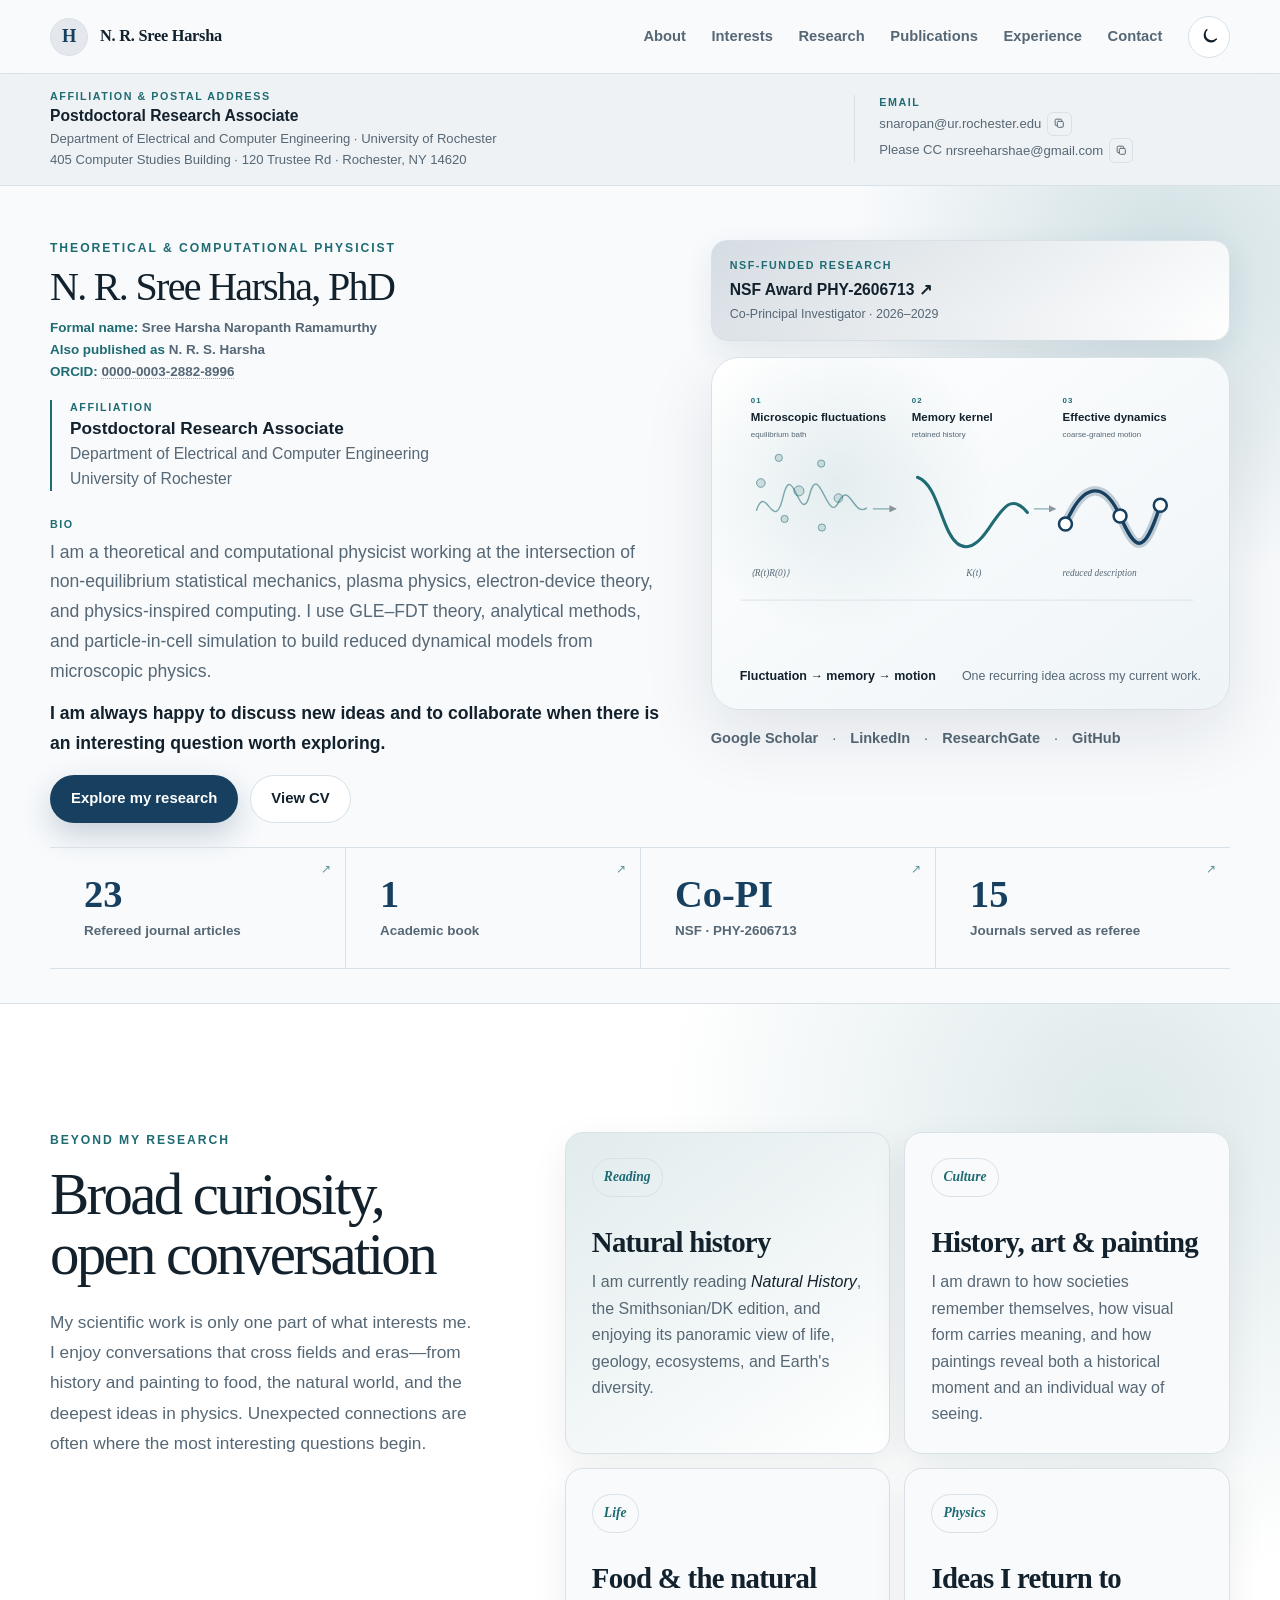
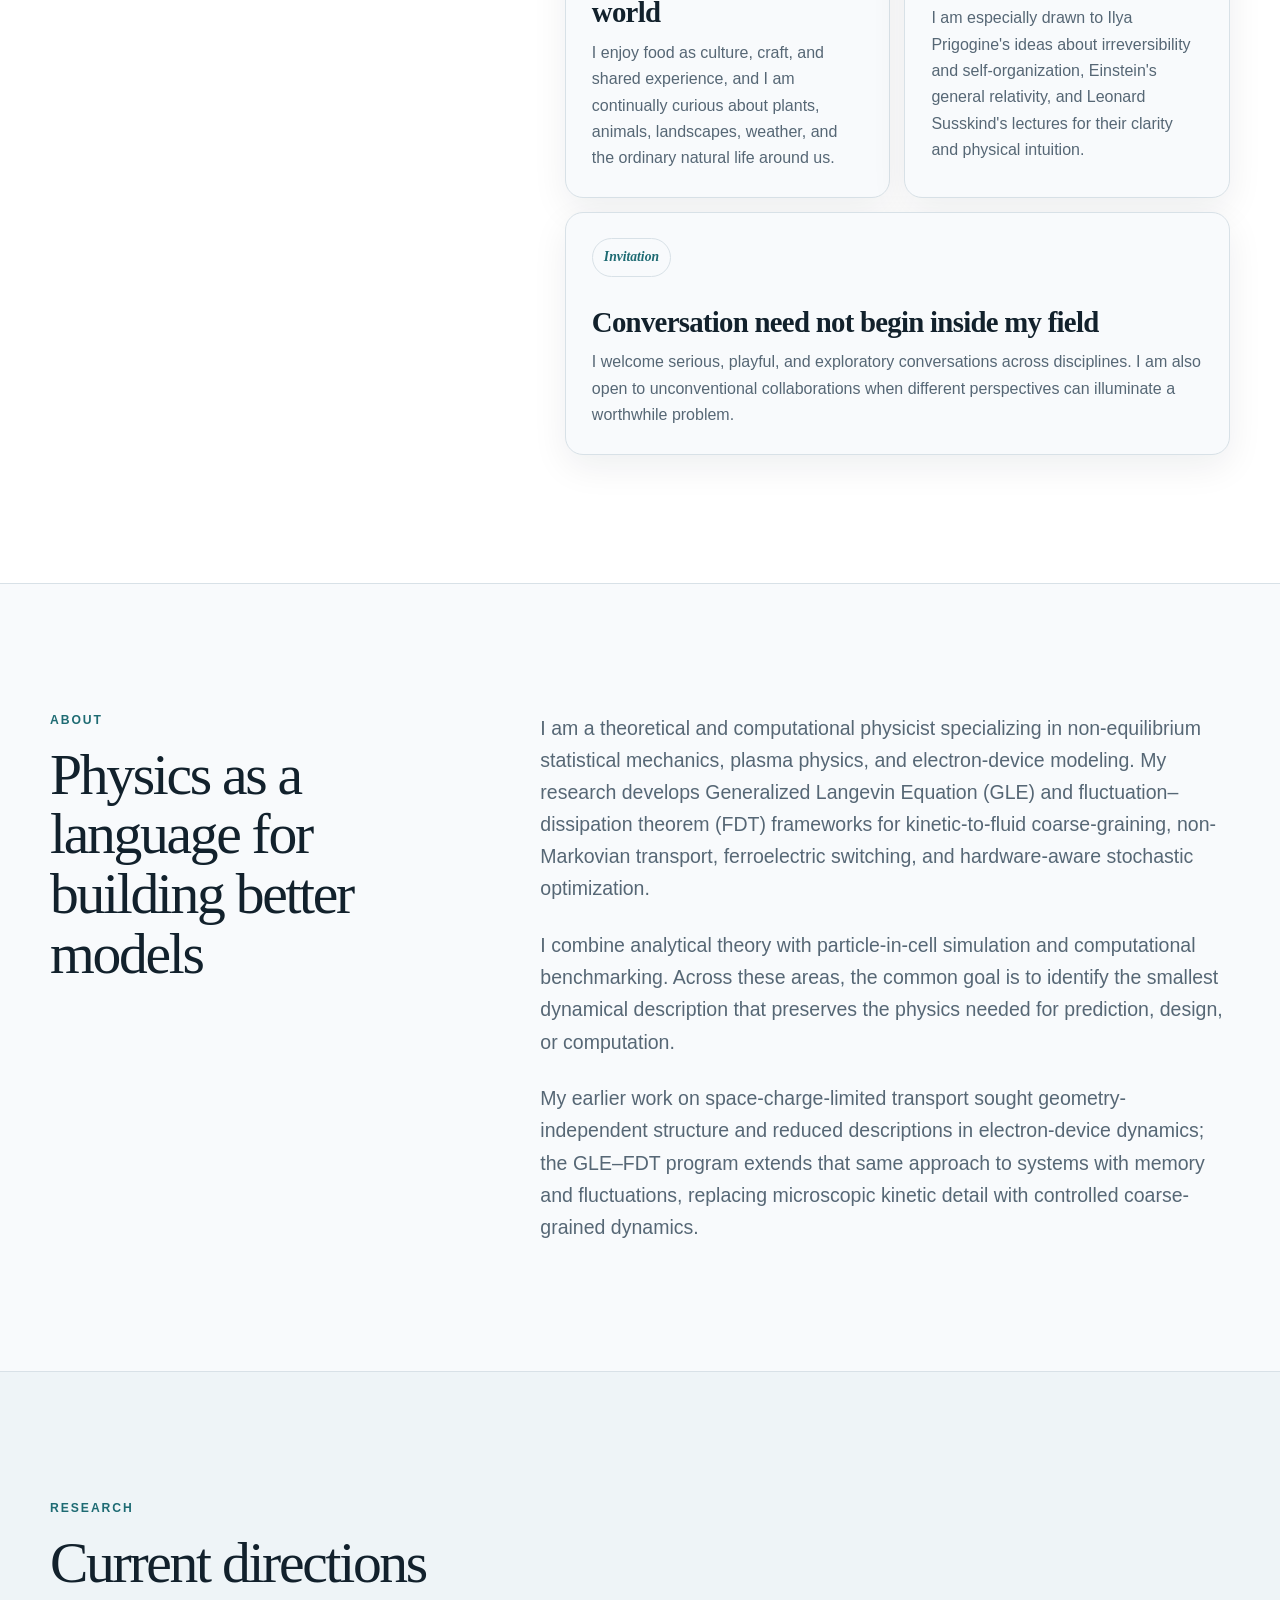
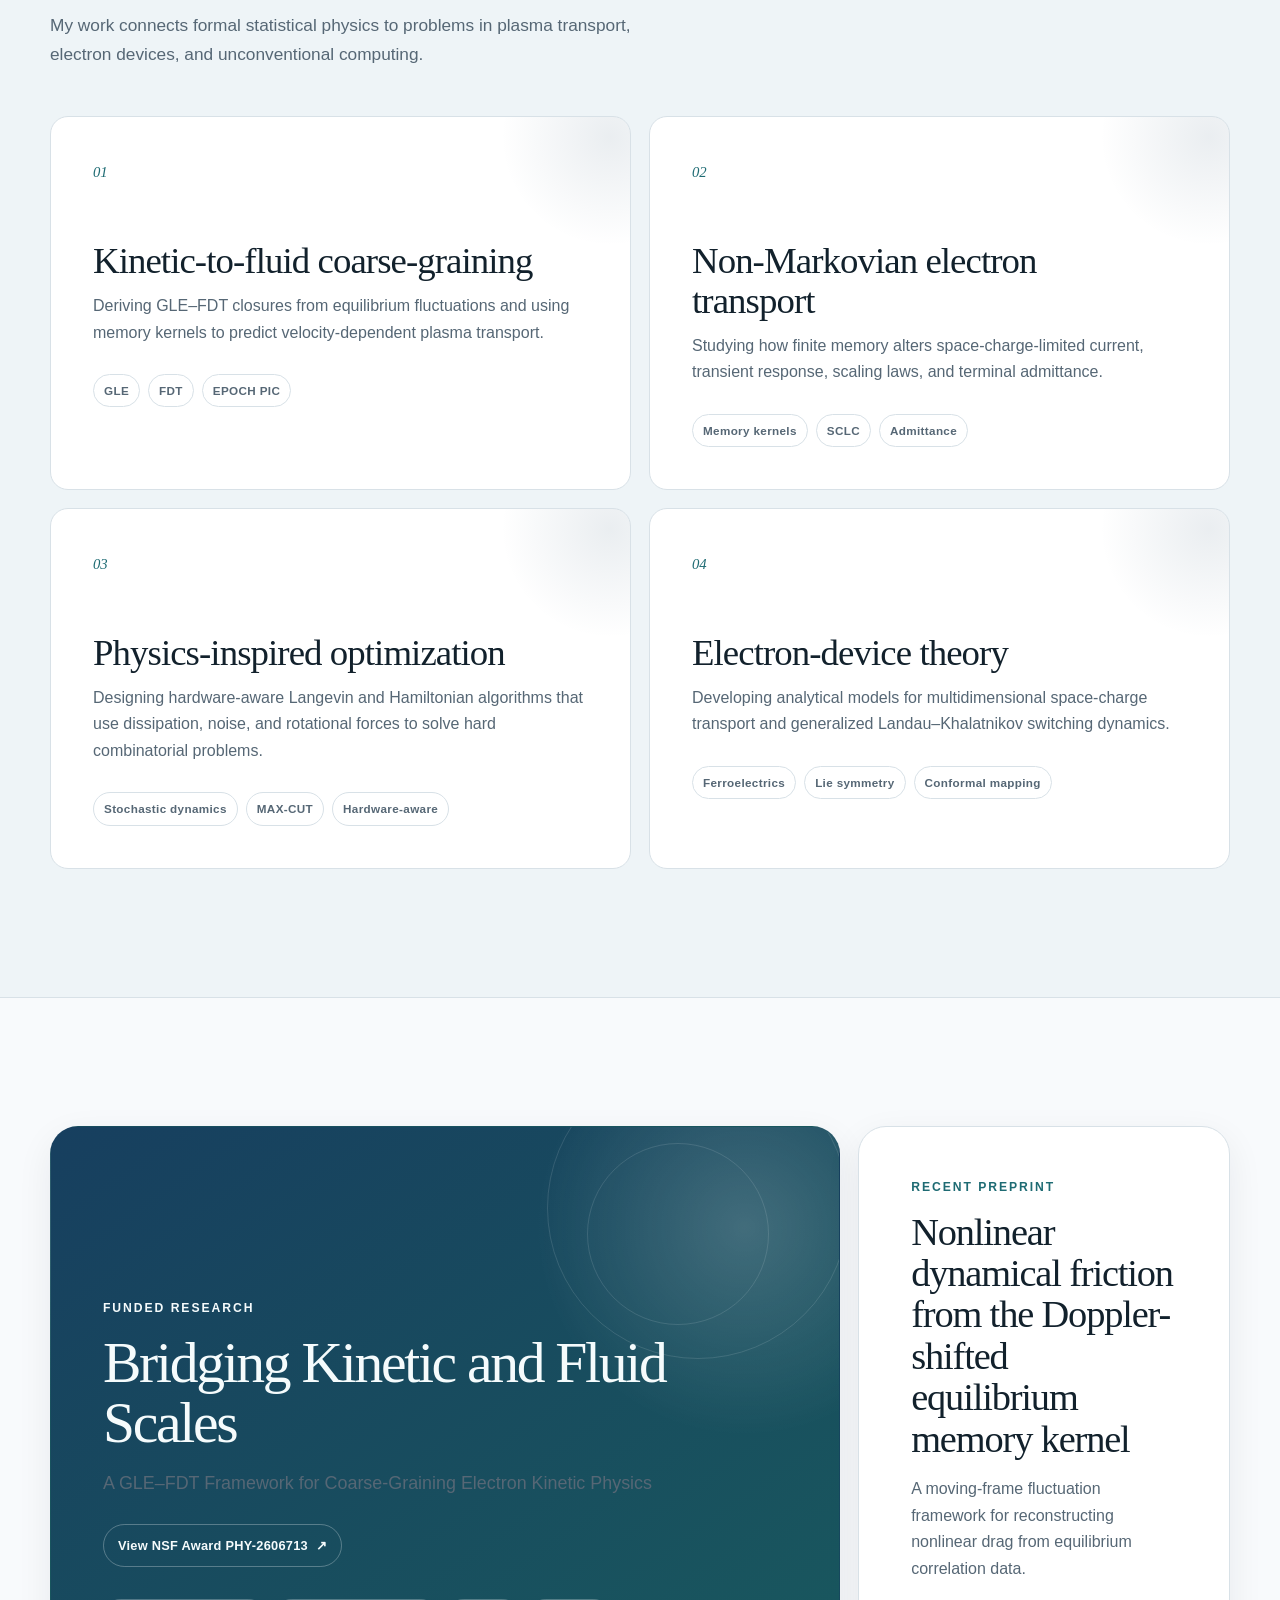
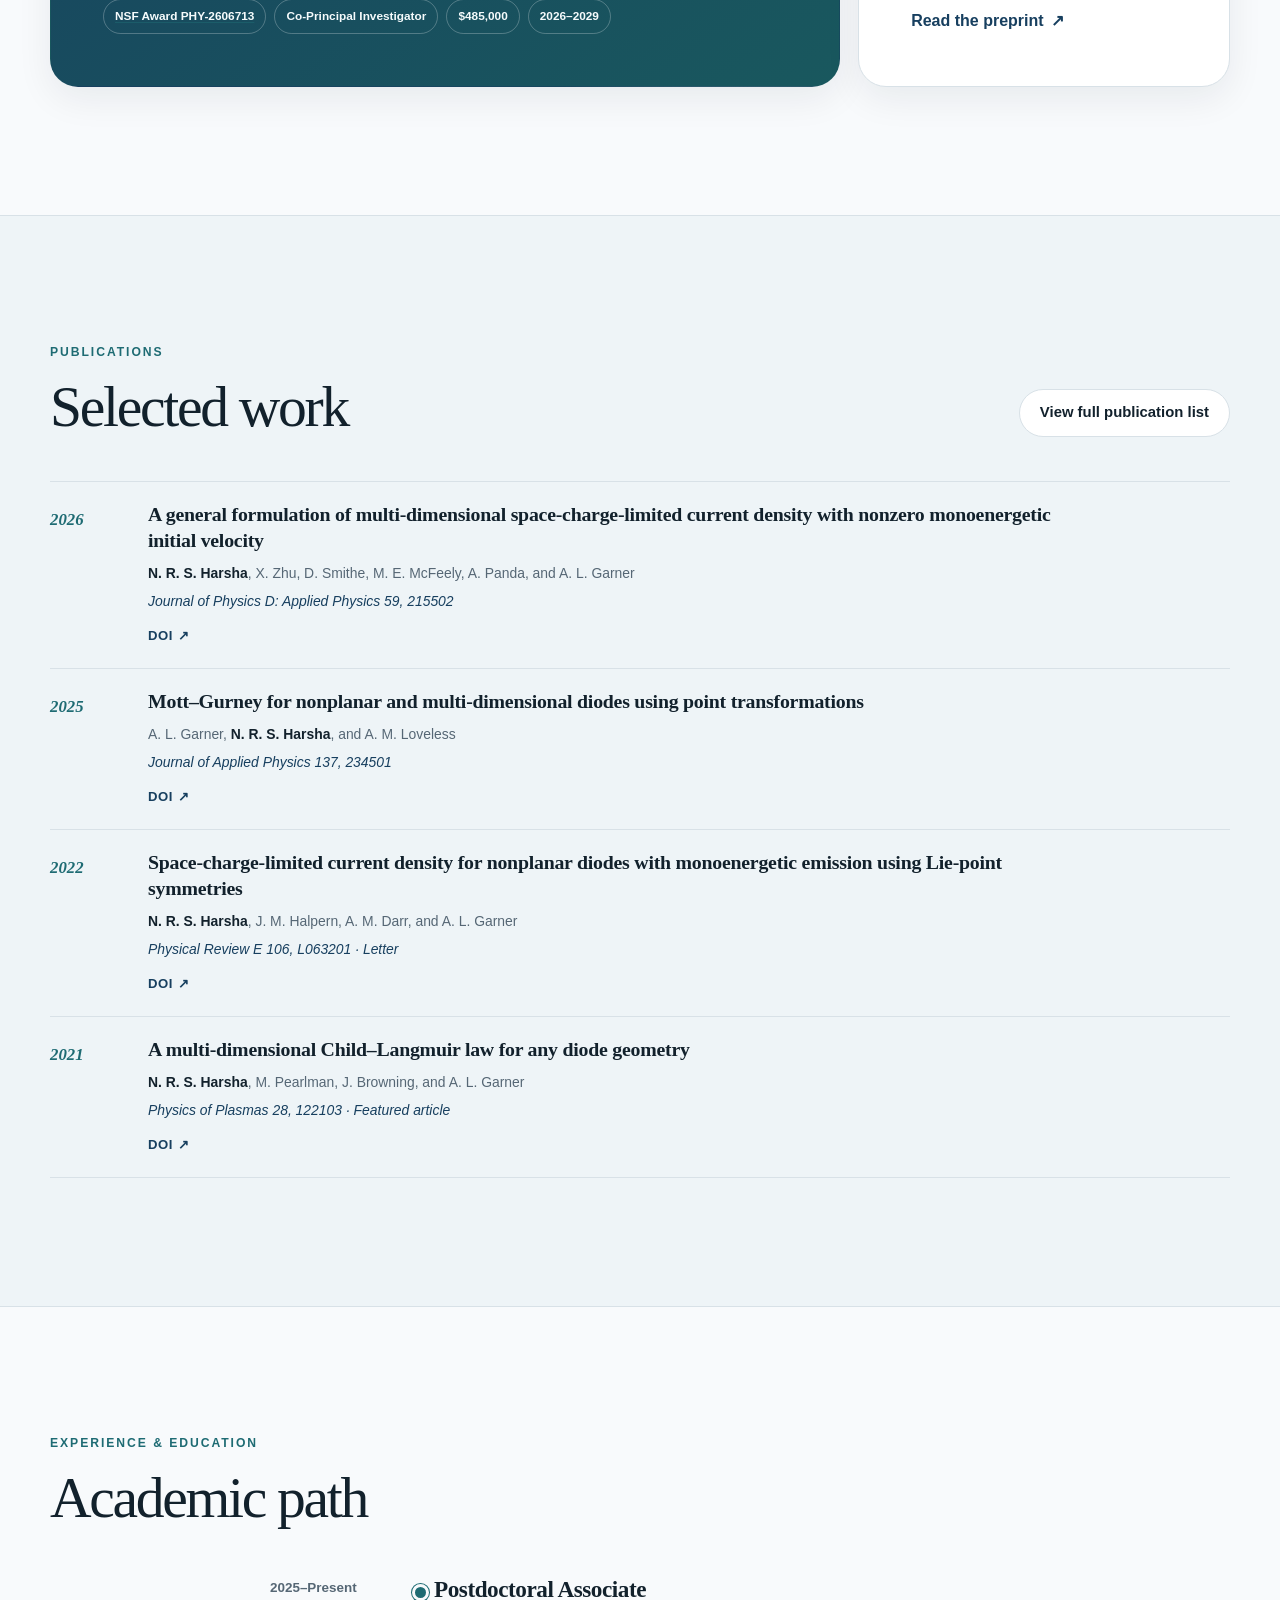
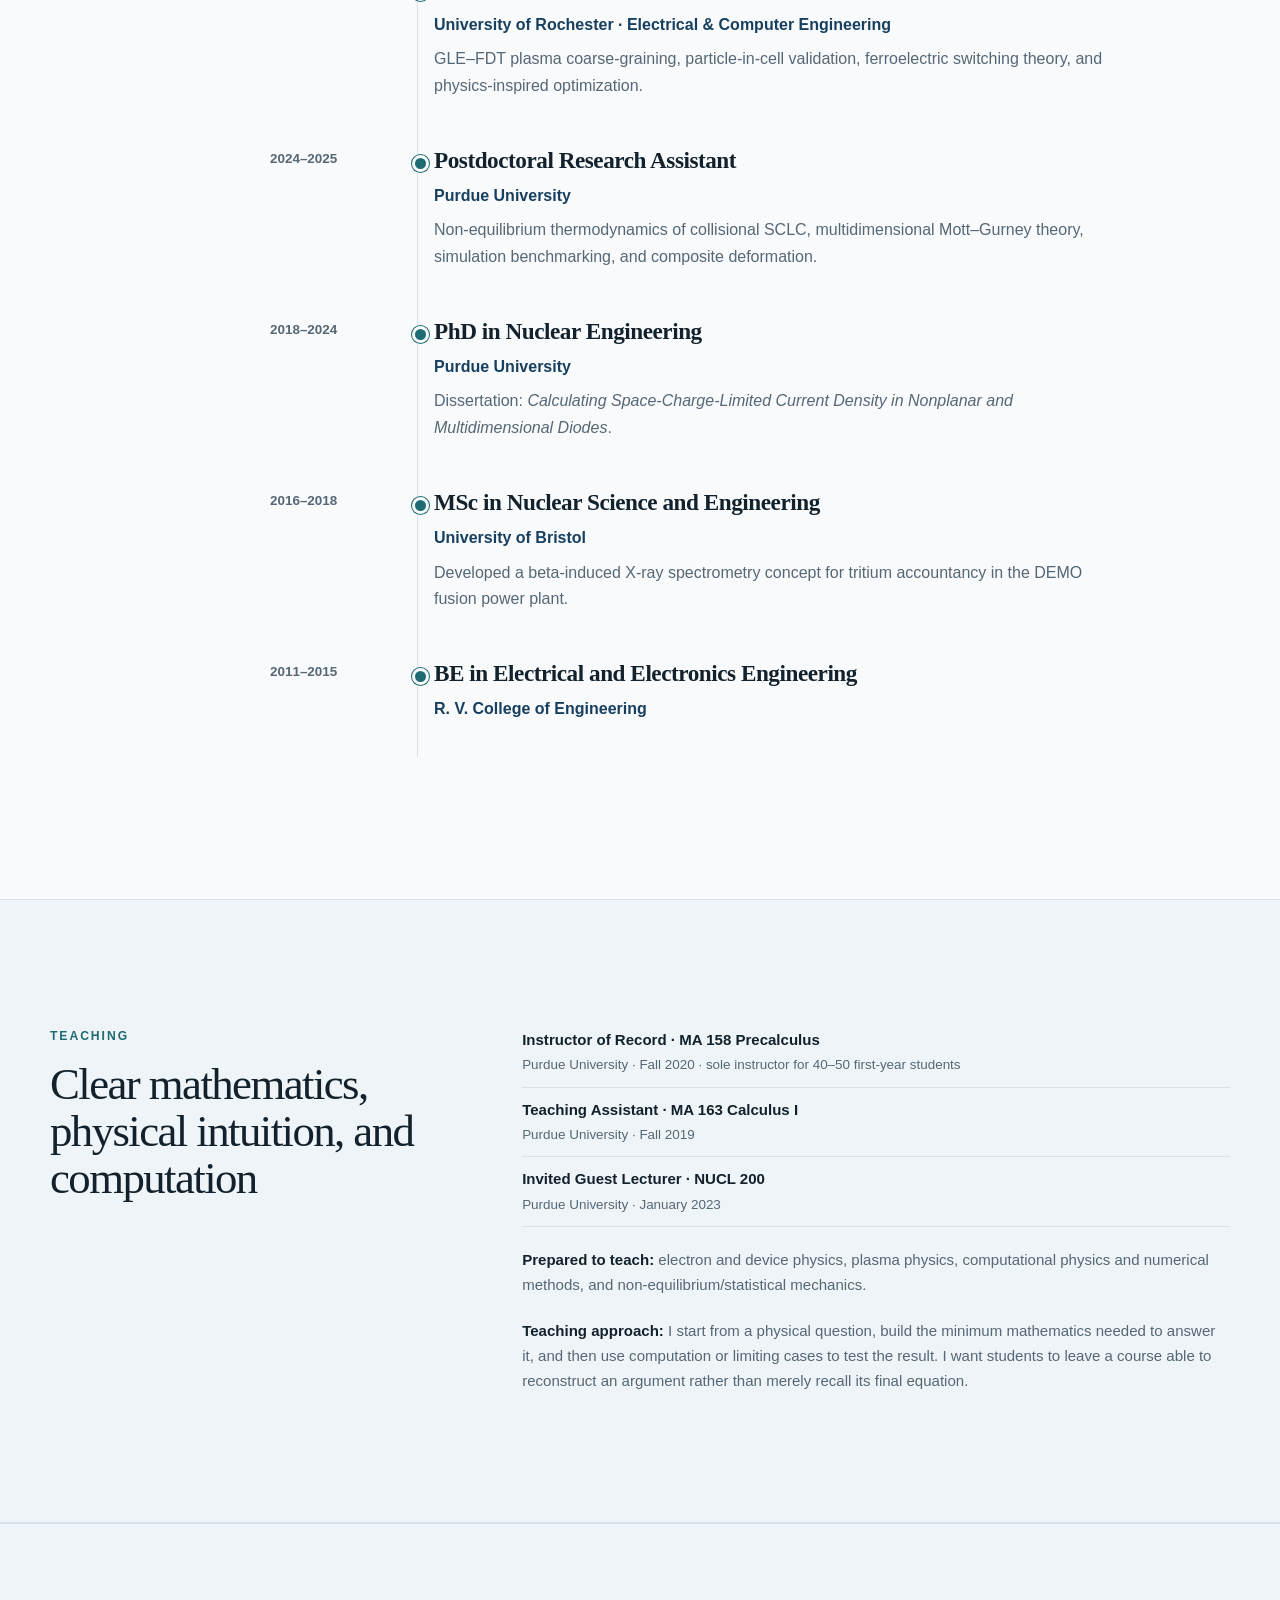
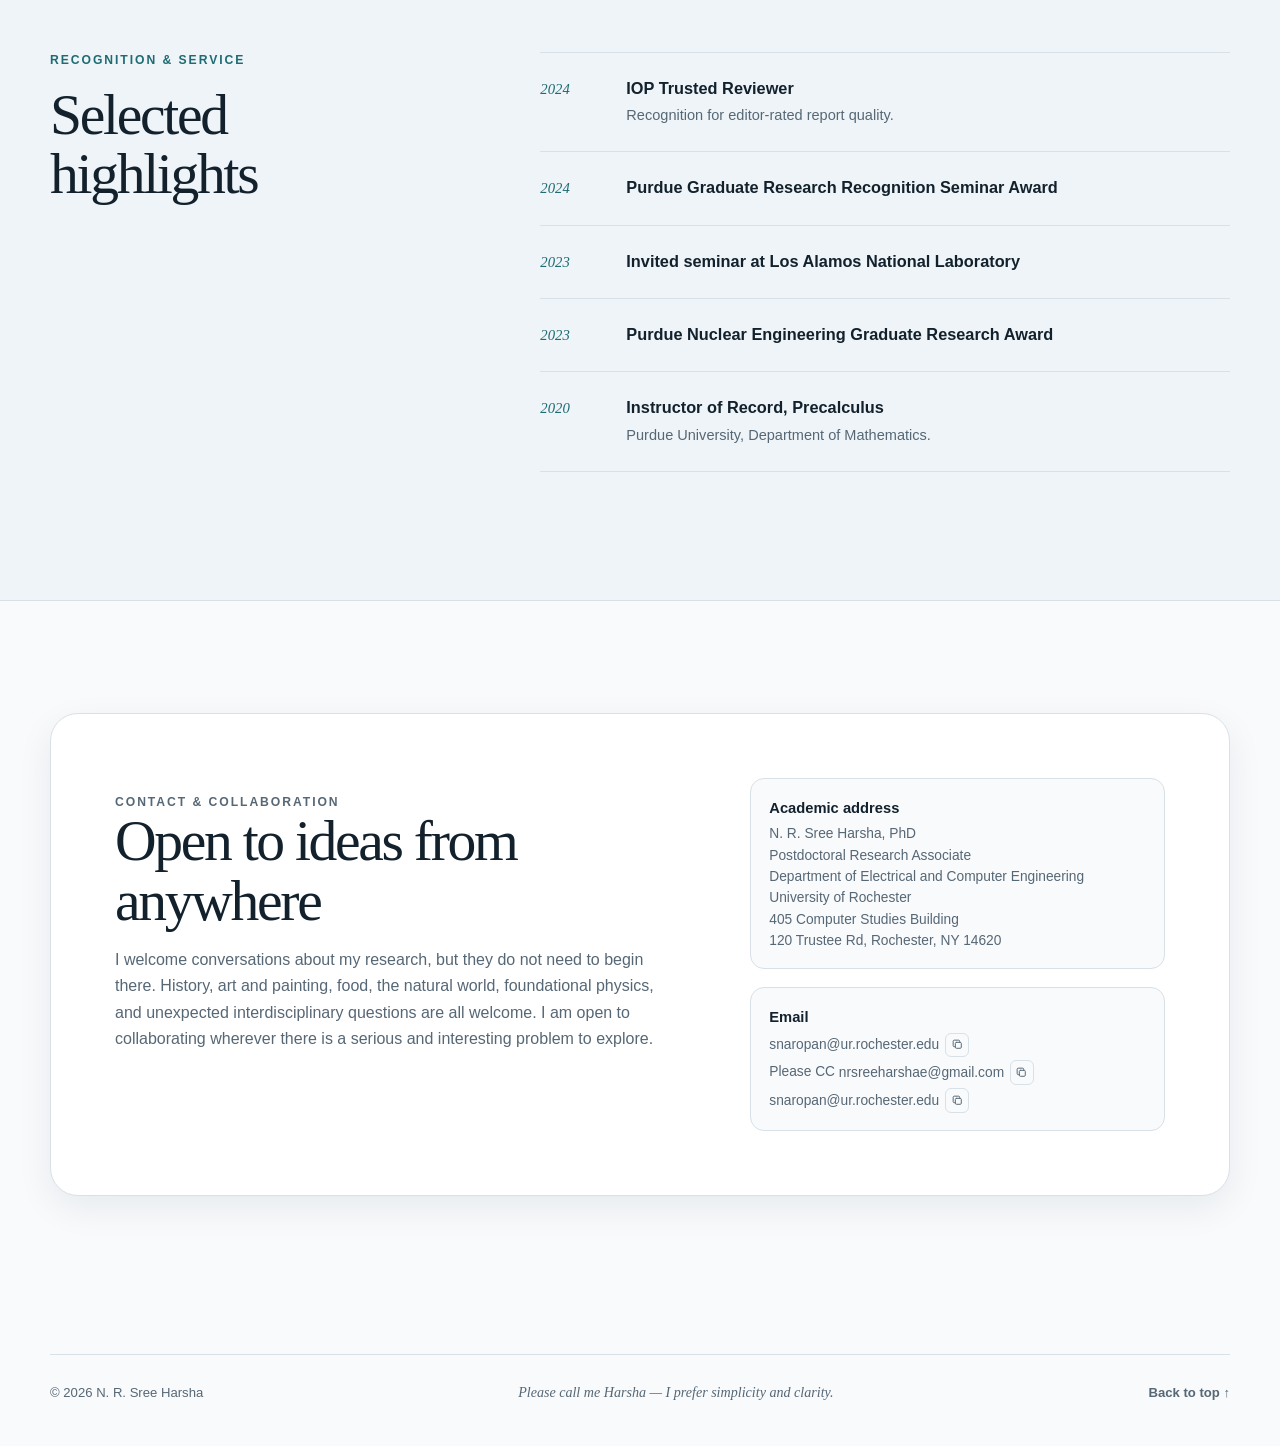
<file: index.html>
<!doctype html>
<html lang="en" data-theme="light">
<head>
  <meta charset="utf-8">
  <meta name="viewport" content="width=device-width, initial-scale=1">
  <meta name="description" content="N. R. Sree Harsha is a theoretical and computational physicist working on non-equilibrium statistical mechanics, plasma physics, electron-device theory, and physics-inspired computing.">
  <meta name="author" content="N. R. Sree Harsha">
  <meta name="theme-color" content="#173f5f">
  <meta property="og:title" content="N. R. Sree Harsha | Theoretical & Computational Physicist">
  <meta property="og:description" content="Research in GLE–FDT coarse-graining, plasma transport, non-Markovian devices, and physics-inspired optimization.">
  <meta property="og:type" content="website">
  <meta property="og:url" content="https://nrsreeharshae.github.io/harsha/">
  <title>N. R. Sree Harsha | Theoretical & Computational Physicist</title>
  <link rel="icon" href="assets/favicon.svg" type="image/svg+xml">
  <link rel="stylesheet" href="assets/styles.css">
  <script>
    (function () {
      const saved = localStorage.getItem('theme');
      const preferred = window.matchMedia('(prefers-color-scheme: dark)').matches ? 'dark' : 'light';
      document.documentElement.dataset.theme = saved || preferred;
    })();
  </script>
</head>
<body>
  <a class="skip-link" href="#main-content">Skip to content</a>

  <header class="site-header" id="top">
    <div class="container header-inner">
      <a class="brand" href="index.html" aria-label="N. R. Sree Harsha, home">
        <span class="brand-mark" aria-hidden="true">H</span>
        <span class="brand-name">N. R. Sree Harsha</span>
      </a>

      <button class="nav-toggle" type="button" aria-expanded="false" aria-controls="primary-nav" aria-label="Open navigation">
        <span></span><span></span><span></span>
      </button>

      <nav class="primary-nav" id="primary-nav" aria-label="Primary navigation">
        <a href="#about">About</a>
        <a href="#research">Research</a>
        <a href="#publications">Publications</a>
        <a href="#experience">Experience</a>
        <a href="#contact">Contact</a>
        <button class="theme-toggle" type="button" aria-label="Switch color theme" title="Switch color theme">
          <svg class="sun-icon" viewBox="0 0 24 24" aria-hidden="true"><circle cx="12" cy="12" r="4"></circle><path d="M12 2v2M12 20v2M4.93 4.93l1.42 1.42M17.66 17.66l1.41 1.41M2 12h2M20 12h2M4.93 19.07l1.42-1.42M17.66 6.34l1.41-1.41"></path></svg>
          <svg class="moon-icon" viewBox="0 0 24 24" aria-hidden="true"><path d="M20.7 15.2A8.5 8.5 0 1 1 8.8 3.3 7 7 0 0 0 20.7 15.2Z"></path></svg>
        </button>
      </nav>
    </div>
  </header>

  <main id="main-content">
    <section class="hero section-shell">
      <div class="container hero-grid">
        <div class="hero-copy reveal">
          <p class="eyebrow">Theoretical &amp; computational physicist</p>
          <h1>N. R. Sree Harsha</h1>
          <p class="hero-role">Postdoctoral Associate · Electrical &amp; Computer Engineering · University of Rochester</p>
          <p class="hero-lede">I develop physics-based frameworks that turn microscopic dynamics, memory, and fluctuation into predictive models and practical computational tools.</p>
          <div class="hero-actions">
            <a class="button button-primary" href="#research">Explore my research</a>
            <a class="button button-secondary" href="assets/Harsha_CV.pdf" target="_blank" rel="noopener">Download CV</a>
          </div>
          <div class="profile-links" aria-label="Professional profiles">
            <a href="https://scholar.google.com/citations?user=cXQjdbMAAAAJ&amp;hl=en" target="_blank" rel="noopener">Google Scholar</a>
            <span aria-hidden="true">·</span>
            <a href="https://www.linkedin.com/in/nrsharsha" target="_blank" rel="noopener">LinkedIn</a>
            <span aria-hidden="true">·</span>
            <a href="https://www.researchgate.net/profile/Sree-Harsha-N-R-2" target="_blank" rel="noopener">ResearchGate</a>
            <span aria-hidden="true">·</span>
            <a href="https://github.com/nrsreeharshae" target="_blank" rel="noopener">GitHub</a>
          </div>
        </div>

        <div class="hero-visual reveal" aria-hidden="true">
          <div class="visual-card">
            <div class="visual-grid"></div>
            <svg class="memory-curve" viewBox="0 0 520 330" role="img">
              <defs>
                <linearGradient id="curveGradient" x1="0" x2="1">
                  <stop offset="0%" stop-color="currentColor" stop-opacity="0.95"></stop>
                  <stop offset="100%" stop-color="currentColor" stop-opacity="0.25"></stop>
                </linearGradient>
                <radialGradient id="nodeGlow">
                  <stop offset="0%" stop-color="currentColor" stop-opacity="0.8"></stop>
                  <stop offset="100%" stop-color="currentColor" stop-opacity="0"></stop>
                </radialGradient>
              </defs>
              <path class="axis" d="M42 272H486M58 54V288"></path>
              <path class="curve" pathLength="1" d="M58 116 C91 32, 120 76, 148 154 S210 254, 250 188 S310 91, 354 143 S411 219, 474 196"></path>
              <path class="envelope" d="M58 116 C126 80, 199 142, 250 188 S366 179, 474 196"></path>
              <circle class="node-glow" cx="250" cy="188" r="42"></circle>
              <circle class="node" cx="58" cy="116" r="6"></circle>
              <circle class="node" cx="148" cy="154" r="6"></circle>
              <circle class="node" cx="250" cy="188" r="7"></circle>
              <circle class="node" cx="354" cy="143" r="6"></circle>
              <circle class="node" cx="474" cy="196" r="6"></circle>
              <text x="68" y="79">memory kernel</text>
              <text x="380" y="250">time</text>
            </svg>
            <div class="visual-label label-gle">GLE</div>
            <div class="visual-label label-fdt">FDT</div>
            <div class="visual-label label-pic">PIC</div>
            <div class="visual-caption">Microscopic fluctuations → reduced dynamics</div>
          </div>
        </div>
      </div>

      <div class="container stat-grid reveal" aria-label="Research profile highlights">
        <div class="stat"><strong>23</strong><span>Refereed journal articles</span></div>
        <div class="stat"><strong>1</strong><span>Academic book</span></div>
        <div class="stat"><strong>NSF</strong><span>Co-Principal Investigator</span></div>
        <div class="stat"><strong>15</strong><span>Journals served as referee</span></div>
      </div>
    </section>

    <section class="section" id="about">
      <div class="container two-column">
        <div class="section-heading reveal">
          <p class="eyebrow">About</p>
          <h2>Physics as a language for building better models</h2>
        </div>
        <div class="prose reveal">
          <p>I am a theoretical and computational physicist specializing in non-equilibrium statistical mechanics, plasma physics, and electron-device modeling. My research develops Generalized Langevin Equation (GLE) and fluctuation–dissipation theorem (FDT) frameworks for kinetic-to-fluid coarse-graining, non-Markovian transport, ferroelectric switching, and hardware-aware stochastic optimization.</p>
          <p>I combine analytical theory with particle-in-cell simulation and computational benchmarking. Across these areas, the common goal is to identify the smallest dynamical description that preserves the physics needed for prediction, design, or computation.</p>
        </div>
      </div>
    </section>

    <section class="section section-tinted" id="research">
      <div class="container">
        <div class="section-heading section-heading-wide reveal">
          <p class="eyebrow">Research</p>
          <h2>Current directions</h2>
          <p>My work connects formal statistical physics to problems in plasma transport, electron devices, and unconventional computing.</p>
        </div>

        <div class="research-grid">
          <article class="research-card reveal">
            <span class="card-number">01</span>
            <h3>Kinetic-to-fluid coarse-graining</h3>
            <p>Deriving GLE–FDT closures from equilibrium fluctuations and using memory kernels to predict velocity-dependent plasma transport.</p>
            <ul class="tag-list" aria-label="Methods"><li>GLE</li><li>FDT</li><li>EPOCH PIC</li></ul>
          </article>

          <article class="research-card reveal">
            <span class="card-number">02</span>
            <h3>Non-Markovian electron transport</h3>
            <p>Studying how finite memory alters space-charge-limited current, transient response, scaling laws, and terminal admittance.</p>
            <ul class="tag-list" aria-label="Methods"><li>Memory kernels</li><li>SCLC</li><li>Admittance</li></ul>
          </article>

          <article class="research-card reveal">
            <span class="card-number">03</span>
            <h3>Physics-inspired optimization</h3>
            <p>Designing hardware-aware Langevin and Hamiltonian algorithms that use dissipation, noise, and rotational forces to solve hard combinatorial problems.</p>
            <ul class="tag-list" aria-label="Methods"><li>Stochastic dynamics</li><li>MAX-CUT</li><li>Hardware-aware</li></ul>
          </article>

          <article class="research-card reveal">
            <span class="card-number">04</span>
            <h3>Electron-device theory</h3>
            <p>Developing analytical models for multidimensional space-charge transport and generalized Landau–Khalatnikov switching dynamics.</p>
            <ul class="tag-list" aria-label="Methods"><li>Ferroelectrics</li><li>Lie symmetry</li><li>Conformal mapping</li></ul>
          </article>
        </div>
      </div>
    </section>

    <section class="section">
      <div class="container spotlight-grid">
        <article class="spotlight spotlight-primary reveal">
          <p class="eyebrow">Funded research</p>
          <h2>Bridging Kinetic and Fluid Scales</h2>
          <p class="spotlight-subtitle">A GLE–FDT Framework for Coarse-Graining Electron Kinetic Physics</p>
          <div class="spotlight-meta">
            <span>NSF Award PHY-2606713</span>
            <span>Co-Principal Investigator</span>
            <span>$485,000</span>
            <span>2026–2029</span>
          </div>
        </article>

        <article class="spotlight reveal">
          <p class="eyebrow">Recent preprint</p>
          <h3>Nonlinear dynamical friction from the Doppler-shifted equilibrium memory kernel</h3>
          <p>A moving-frame fluctuation framework for reconstructing nonlinear drag from equilibrium correlation data.</p>
          <a class="text-link" href="https://doi.org/10.48550/arXiv.2602.04545" target="_blank" rel="noopener">Read the preprint <span aria-hidden="true">↗</span></a>
        </article>
      </div>
    </section>

    <section class="section section-tinted" id="publications">
      <div class="container">
        <div class="section-heading section-heading-row reveal">
          <div>
            <p class="eyebrow">Publications</p>
            <h2>Selected work</h2>
          </div>
          <a class="button button-secondary" href="publications.html">View full publication list</a>
        </div>

        <div class="publication-list selected-publications">
          <article class="publication reveal">
            <div class="publication-year">2026</div>
            <div>
              <h3>A general formulation of multi-dimensional space-charge-limited current density with nonzero monoenergetic initial velocity</h3>
              <p><strong>N. R. S. Harsha</strong>, X. Zhu, D. Smithe, M. E. McFeely, A. Panda, and A. L. Garner</p>
              <p class="venue">Journal of Physics D: Applied Physics 59, 215502</p>
              <a href="https://doi.org/10.1088/1361-6463/ae69f3" target="_blank" rel="noopener">DOI <span aria-hidden="true">↗</span></a>
            </div>
          </article>

          <article class="publication reveal">
            <div class="publication-year">2025</div>
            <div>
              <h3>Mott–Gurney for nonplanar and multi-dimensional diodes using point transformations</h3>
              <p>A. L. Garner, <strong>N. R. S. Harsha</strong>, and A. M. Loveless</p>
              <p class="venue">Journal of Applied Physics 137, 234501</p>
              <a href="https://doi.org/10.1063/5.0276418" target="_blank" rel="noopener">DOI <span aria-hidden="true">↗</span></a>
            </div>
          </article>

          <article class="publication reveal">
            <div class="publication-year">2022</div>
            <div>
              <h3>Space-charge-limited current density for nonplanar diodes with monoenergetic emission using Lie-point symmetries</h3>
              <p><strong>N. R. S. Harsha</strong>, J. M. Halpern, A. M. Darr, and A. L. Garner</p>
              <p class="venue">Physical Review E 106, L063201 · Letter</p>
              <a href="https://doi.org/10.1103/PhysRevE.106.L063201" target="_blank" rel="noopener">DOI <span aria-hidden="true">↗</span></a>
            </div>
          </article>

          <article class="publication reveal">
            <div class="publication-year">2021</div>
            <div>
              <h3>A multi-dimensional Child–Langmuir law for any diode geometry</h3>
              <p><strong>N. R. S. Harsha</strong>, M. Pearlman, J. Browning, and A. L. Garner</p>
              <p class="venue">Physics of Plasmas 28, 122103 · Featured article</p>
              <a href="https://doi.org/10.1063/5.0071018" target="_blank" rel="noopener">DOI <span aria-hidden="true">↗</span></a>
            </div>
          </article>
        </div>
      </div>
    </section>

    <section class="section" id="experience">
      <div class="container">
        <div class="section-heading section-heading-wide reveal">
          <p class="eyebrow">Experience &amp; education</p>
          <h2>Academic path</h2>
        </div>

        <div class="timeline">
          <article class="timeline-item reveal">
            <div class="timeline-date">2025–Present</div>
            <div>
              <h3>Postdoctoral Associate</h3>
              <p class="timeline-place">University of Rochester · Electrical &amp; Computer Engineering</p>
              <p>GLE–FDT plasma coarse-graining, particle-in-cell validation, ferroelectric switching theory, and physics-inspired optimization.</p>
            </div>
          </article>
          <article class="timeline-item reveal">
            <div class="timeline-date">2024–2025</div>
            <div>
              <h3>Postdoctoral Research Assistant</h3>
              <p class="timeline-place">Purdue University</p>
              <p>Non-equilibrium thermodynamics of collisional SCLC, multidimensional Mott–Gurney theory, simulation benchmarking, and composite deformation.</p>
            </div>
          </article>
          <article class="timeline-item reveal">
            <div class="timeline-date">2018–2024</div>
            <div>
              <h3>PhD in Nuclear Engineering</h3>
              <p class="timeline-place">Purdue University</p>
              <p>Dissertation: <em>Calculating Space-Charge-Limited Current Density in Nonplanar and Multidimensional Diodes</em>.</p>
            </div>
          </article>
          <article class="timeline-item reveal">
            <div class="timeline-date">2016–2018</div>
            <div>
              <h3>MSc in Nuclear Science and Engineering</h3>
              <p class="timeline-place">University of Bristol</p>
              <p>Developed a beta-induced X-ray spectrometry concept for tritium accountancy in the DEMO fusion power plant.</p>
            </div>
          </article>
          <article class="timeline-item reveal">
            <div class="timeline-date">2011–2015</div>
            <div>
              <h3>BE in Electrical and Electronics Engineering</h3>
              <p class="timeline-place">R. V. College of Engineering</p>
            </div>
          </article>
        </div>
      </div>
    </section>

    <section class="section section-tinted">
      <div class="container recognition-grid">
        <div class="section-heading reveal">
          <p class="eyebrow">Recognition &amp; service</p>
          <h2>Selected highlights</h2>
        </div>
        <div class="recognition-list reveal">
          <article><span>2024</span><div><h3>IOP Trusted Reviewer</h3><p>Recognition for editor-rated report quality.</p></div></article>
          <article><span>2024</span><div><h3>Purdue Graduate Research Recognition Seminar Award</h3></div></article>
          <article><span>2023</span><div><h3>Invited seminar at Los Alamos National Laboratory</h3></div></article>
          <article><span>2023</span><div><h3>Purdue Nuclear Engineering Graduate Research Award</h3></div></article>
          <article><span>2020</span><div><h3>Instructor of Record, Precalculus</h3><p>Purdue University, Department of Mathematics.</p></div></article>
        </div>
      </div>
    </section>

    <section class="section contact-section" id="contact">
      <div class="container contact-card reveal">
        <div>
          <p class="eyebrow">Contact</p>
          <h2>Let’s discuss research</h2>
          <p>I welcome conversations about plasma transport, non-Markovian dynamics, electron-device theory, and physics-inspired computing.</p>
        </div>
        <div class="contact-actions">
          <a class="button button-primary" href="mailto:snaropan@ur.rochester.edu">snaropan@ur.rochester.edu</a>
          <p>University of Rochester · Rochester, New York</p>
        </div>
      </div>
    </section>
  </main>

  <footer class="site-footer">
    <div class="container footer-inner">
      <p>© <span data-current-year></span> N. R. Sree Harsha</p>
      <p>Built as a lightweight, accessible static site.</p>
      <a href="#top">Back to top ↑</a>
    </div>
  </footer>

  <script src="assets/script.js"></script>
</body>
</html>
</file>
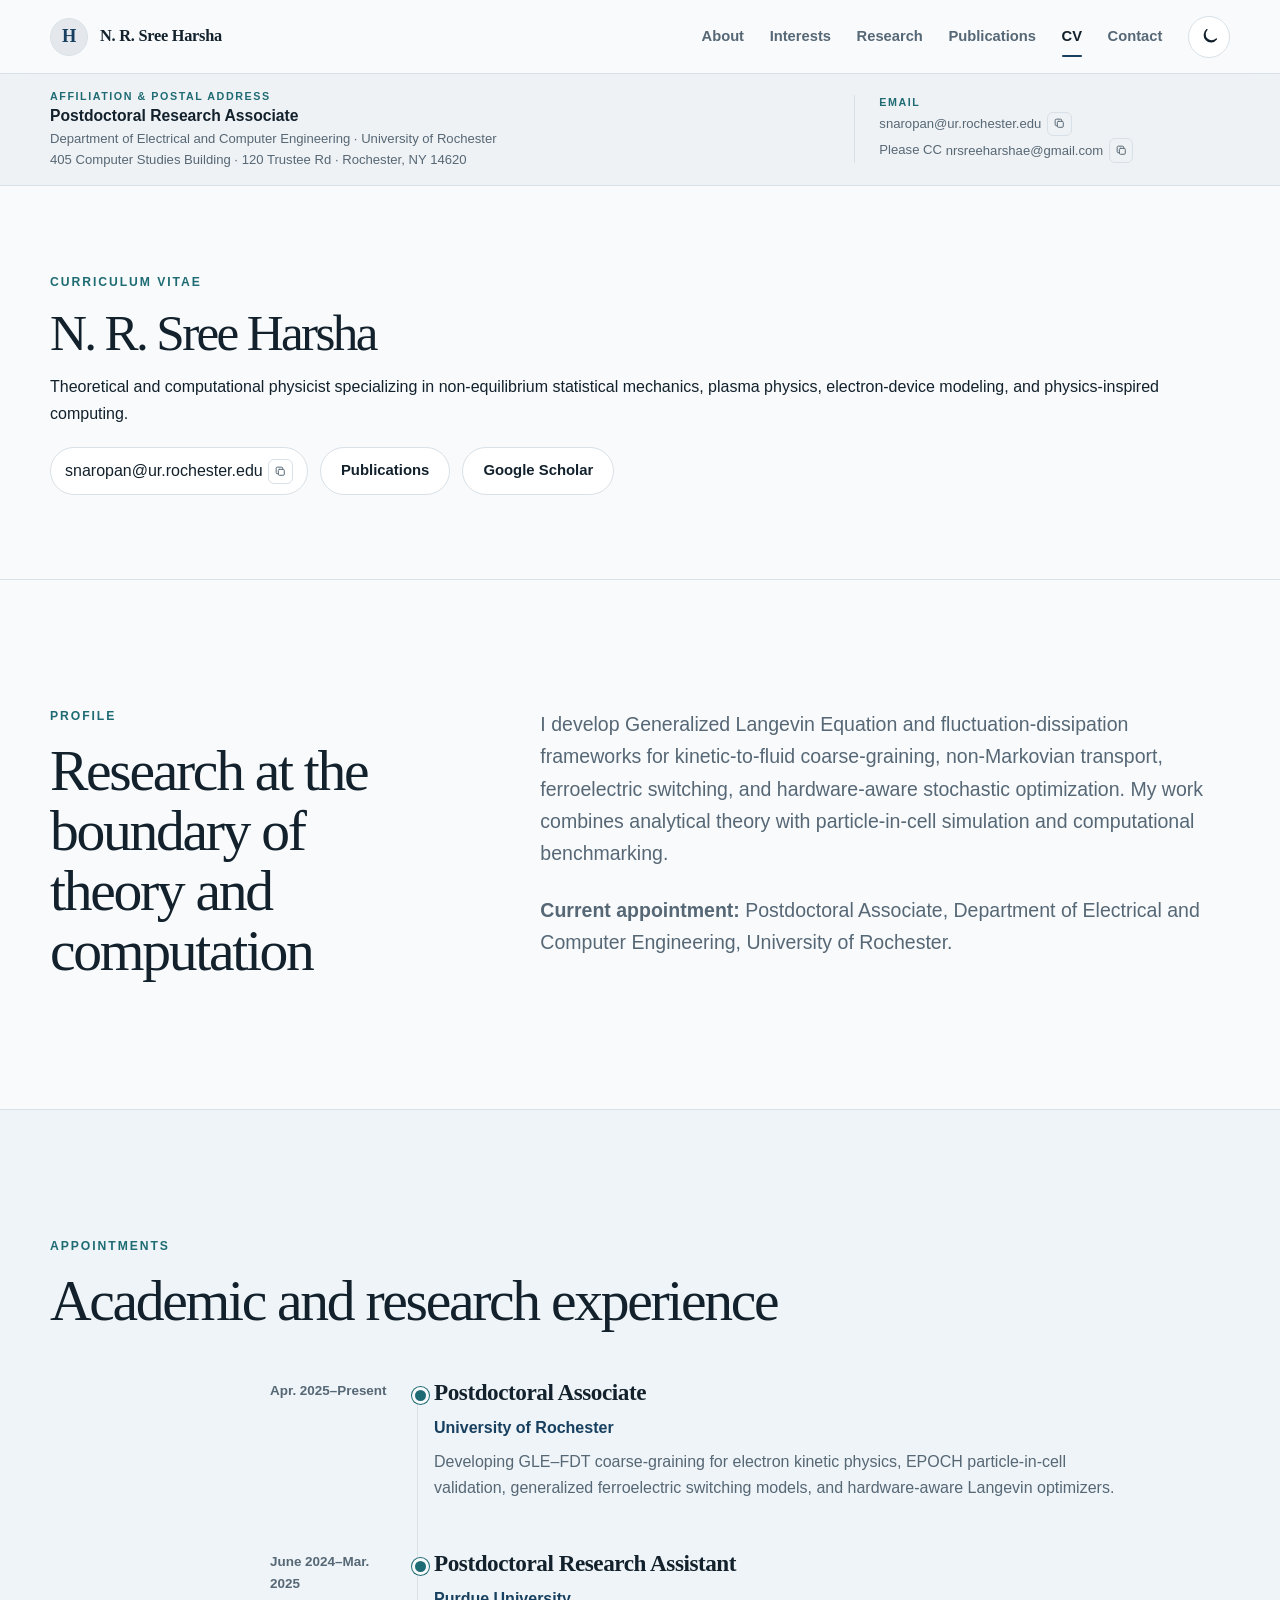
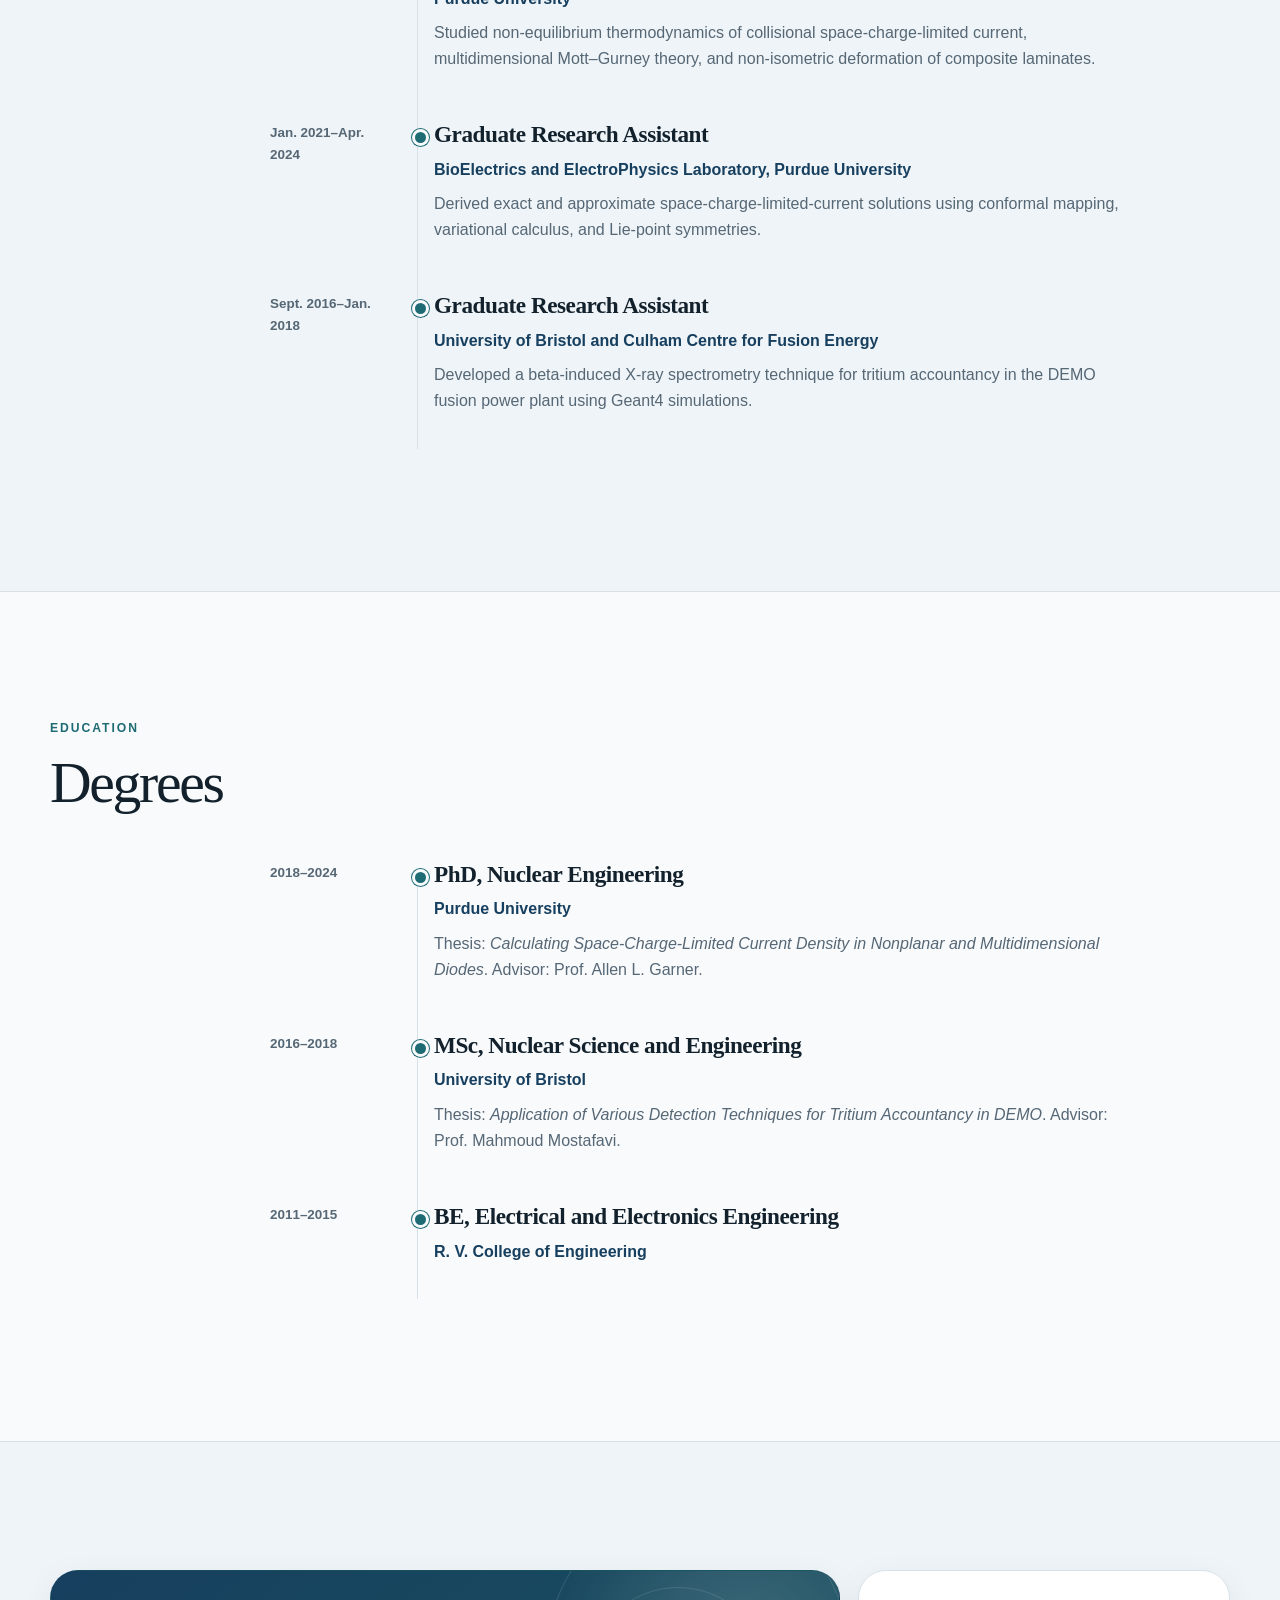
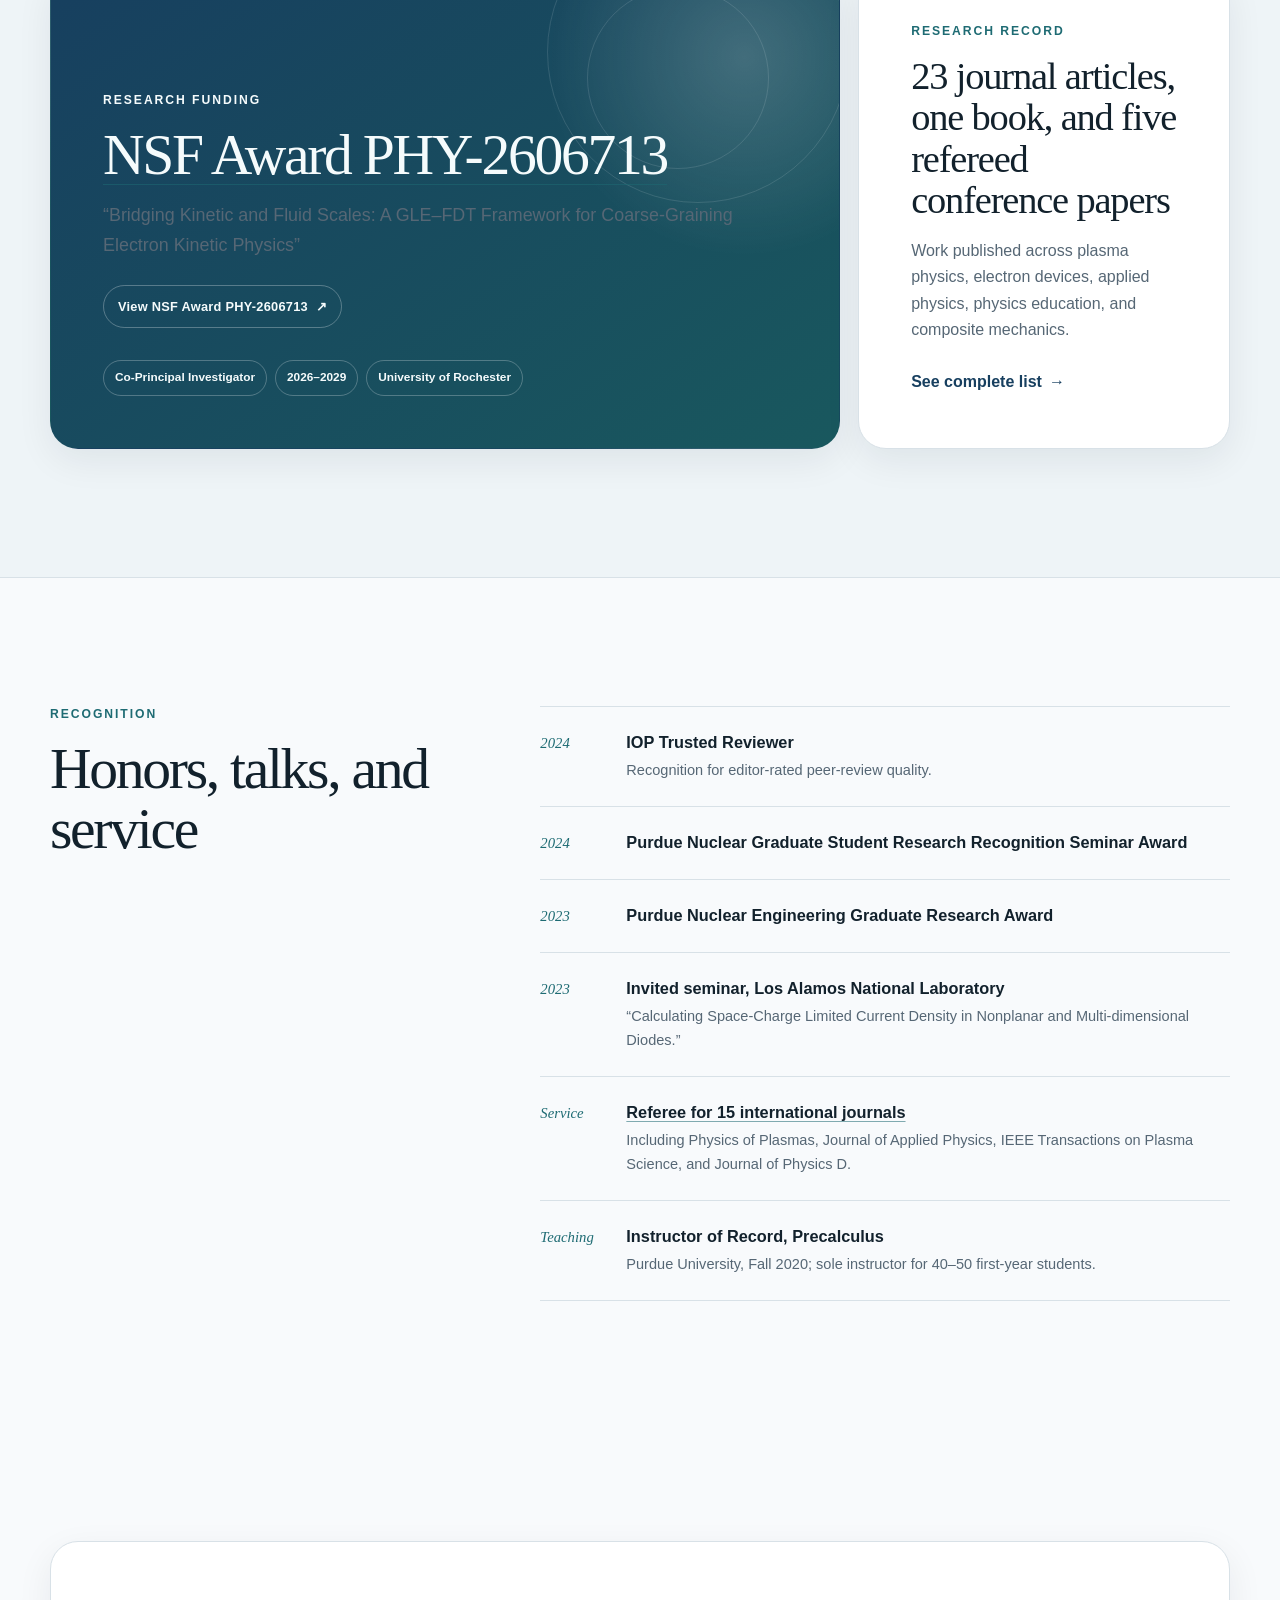
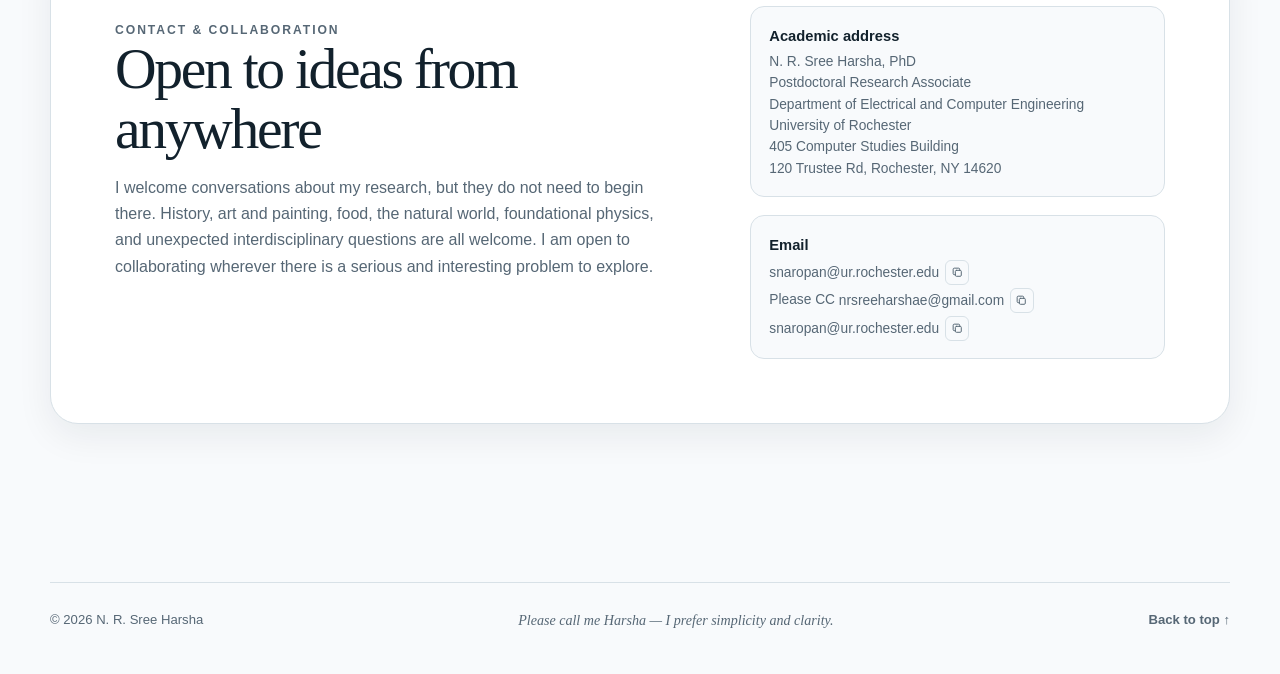
<file: cv.html>
<!doctype html>
<html lang="en" data-theme="light">
<head>
  <meta charset="utf-8">
  <meta name="viewport" content="width=device-width, initial-scale=1">
  <meta name="description" content="Curriculum vitae of N. R. Sree Harsha, theoretical and computational physicist at the University of Rochester.">
  <meta name="author" content="N. R. Sree Harsha">
  <meta name="theme-color" content="#173f5f">
  <title>Curriculum Vitae | N. R. Sree Harsha</title>
  <link rel="icon" href="assets/favicon.svg" type="image/svg+xml">
  <link rel="stylesheet" href="assets/styles.css">
  <script>
    (function () {
      const saved = localStorage.getItem('theme');
      const preferred = window.matchMedia('(prefers-color-scheme: dark)').matches ? 'dark' : 'light';
      document.documentElement.dataset.theme = saved || preferred;
    })();
  </script>
</head>
<body>
  <a class="skip-link" href="#main-content">Skip to content</a>

  <header class="site-header" id="top">
    <div class="container header-inner">
      <a class="brand" href="index.html" aria-label="N. R. Sree Harsha, home">
        <span class="brand-mark" aria-hidden="true">H</span>
        <span class="brand-name">N. R. Sree Harsha</span>
      </a>
      <button class="nav-toggle" type="button" aria-expanded="false" aria-controls="primary-nav" aria-label="Open navigation">
        <span></span><span></span><span></span>
      </button>
      <nav class="primary-nav" id="primary-nav" aria-label="Primary navigation">
        <a href="index.html#about">About</a>
        <a href="index.html#research">Research</a>
        <a href="publications.html">Publications</a>
        <a href="cv.html" aria-current="page">CV</a>
        <a href="index.html#contact">Contact</a>
        <button class="theme-toggle" type="button" aria-label="Switch color theme" title="Switch color theme">
          <svg class="sun-icon" viewBox="0 0 24 24" aria-hidden="true"><circle cx="12" cy="12" r="4"></circle><path d="M12 2v2M12 20v2M4.93 4.93l1.42 1.42M17.66 17.66l1.41 1.41M2 12h2M20 12h2M4.93 19.07l1.42-1.42M17.66 6.34l1.41-1.41"></path></svg>
          <svg class="moon-icon" viewBox="0 0 24 24" aria-hidden="true"><path d="M20.7 15.2A8.5 8.5 0 1 1 8.8 3.3 7 7 0 0 0 20.7 15.2Z"></path></svg>
        </button>
      </nav>
    </div>
  </header>

  <main id="main-content">
    <section class="page-hero">
      <div class="container reveal">
        <p class="eyebrow">Curriculum vitae</p>
        <h1>N. R. Sree Harsha</h1>
        <p>Theoretical and computational physicist specializing in non-equilibrium statistical mechanics, plasma physics, electron-device modeling, and physics-inspired computing.</p>
        <div class="hero-actions">
          <a class="button button-primary" href="mailto:snaropan@ur.rochester.edu">Email</a>
          <a class="button button-secondary" href="publications.html">Publications</a>
          <a class="button button-secondary" href="https://scholar.google.com/citations?user=cXQjdbMAAAAJ&amp;hl=en" target="_blank" rel="noopener">Google Scholar</a>
        </div>
      </div>
    </section>

    <section class="section">
      <div class="container two-column">
        <div class="section-heading reveal">
          <p class="eyebrow">Profile</p>
          <h2>Research at the boundary of theory and computation</h2>
        </div>
        <div class="prose reveal">
          <p>I develop Generalized Langevin Equation and fluctuation-dissipation frameworks for kinetic-to-fluid coarse-graining, non-Markovian transport, ferroelectric switching, and hardware-aware stochastic optimization. My work combines analytical theory with particle-in-cell simulation and computational benchmarking.</p>
          <p><strong>Current appointment:</strong> Postdoctoral Associate, Department of Electrical and Computer Engineering, University of Rochester.</p>
        </div>
      </div>
    </section>

    <section class="section section-tinted">
      <div class="container">
        <div class="section-heading section-heading-wide reveal">
          <p class="eyebrow">Appointments</p>
          <h2>Academic and research experience</h2>
        </div>
        <div class="timeline">
          <article class="timeline-item reveal">
            <div class="timeline-date">Apr. 2025–Present</div>
            <div><h3>Postdoctoral Associate</h3><p class="timeline-place">University of Rochester</p><p>Developing GLE–FDT coarse-graining for electron kinetic physics, EPOCH particle-in-cell validation, generalized ferroelectric switching models, and hardware-aware Langevin optimizers.</p></div>
          </article>
          <article class="timeline-item reveal">
            <div class="timeline-date">June 2024–Mar. 2025</div>
            <div><h3>Postdoctoral Research Assistant</h3><p class="timeline-place">Purdue University</p><p>Studied non-equilibrium thermodynamics of collisional space-charge-limited current, multidimensional Mott–Gurney theory, and non-isometric deformation of composite laminates.</p></div>
          </article>
          <article class="timeline-item reveal">
            <div class="timeline-date">Jan. 2021–Apr. 2024</div>
            <div><h3>Graduate Research Assistant</h3><p class="timeline-place">BioElectrics and ElectroPhysics Laboratory, Purdue University</p><p>Derived exact and approximate space-charge-limited-current solutions using conformal mapping, variational calculus, and Lie-point symmetries.</p></div>
          </article>
          <article class="timeline-item reveal">
            <div class="timeline-date">Sept. 2016–Jan. 2018</div>
            <div><h3>Graduate Research Assistant</h3><p class="timeline-place">University of Bristol and Culham Centre for Fusion Energy</p><p>Developed a beta-induced X-ray spectrometry technique for tritium accountancy in the DEMO fusion power plant using Geant4 simulations.</p></div>
          </article>
        </div>
      </div>
    </section>

    <section class="section">
      <div class="container">
        <div class="section-heading section-heading-wide reveal">
          <p class="eyebrow">Education</p>
          <h2>Degrees</h2>
        </div>
        <div class="timeline">
          <article class="timeline-item reveal">
            <div class="timeline-date">2018–2024</div>
            <div><h3>PhD, Nuclear Engineering</h3><p class="timeline-place">Purdue University</p><p>Thesis: <em>Calculating Space-Charge-Limited Current Density in Nonplanar and Multidimensional Diodes</em>. Advisor: Prof. Allen L. Garner.</p></div>
          </article>
          <article class="timeline-item reveal">
            <div class="timeline-date">2016–2018</div>
            <div><h3>MSc, Nuclear Science and Engineering</h3><p class="timeline-place">University of Bristol</p><p>Thesis: <em>Application of Various Detection Techniques for Tritium Accountancy in DEMO</em>. Advisor: Prof. Mahmoud Mostafavi.</p></div>
          </article>
          <article class="timeline-item reveal">
            <div class="timeline-date">2011–2015</div>
            <div><h3>BE, Electrical and Electronics Engineering</h3><p class="timeline-place">R. V. College of Engineering</p></div>
          </article>
        </div>
      </div>
    </section>

    <section class="section section-tinted">
      <div class="container spotlight-grid">
        <article class="spotlight spotlight-primary reveal">
          <p class="eyebrow">Research funding</p>
          <h2>NSF Award PHY-2606713</h2>
          <p class="spotlight-subtitle">“Bridging Kinetic and Fluid Scales: A GLE–FDT Framework for Coarse-Graining Electron Kinetic Physics”</p>
          <div class="spotlight-meta"><span>Co-Principal Investigator</span><span>2026–2029</span><span>University of Rochester</span></div>
        </article>
        <article class="spotlight reveal">
          <p class="eyebrow">Research record</p>
          <h3>23 journal articles, one book, and five refereed conference papers</h3>
          <p>Work published across plasma physics, electron devices, applied physics, physics education, and composite mechanics.</p>
          <a class="text-link" href="publications.html">See complete list <span aria-hidden="true">→</span></a>
        </article>
      </div>
    </section>

    <section class="section">
      <div class="container recognition-grid">
        <div class="section-heading reveal">
          <p class="eyebrow">Recognition</p>
          <h2>Honors, talks, and service</h2>
        </div>
        <div class="recognition-list reveal">
          <article><span>2024</span><div><h3>IOP Trusted Reviewer</h3><p>Recognition for editor-rated peer-review quality.</p></div></article>
          <article><span>2024</span><div><h3>Purdue Nuclear Graduate Student Research Recognition Seminar Award</h3></div></article>
          <article><span>2023</span><div><h3>Purdue Nuclear Engineering Graduate Research Award</h3></div></article>
          <article><span>2023</span><div><h3>Invited seminar, Los Alamos National Laboratory</h3><p>“Calculating Space-Charge Limited Current Density in Nonplanar and Multi-dimensional Diodes.”</p></div></article>
          <article><span>Service</span><div><h3>Referee for 15 international journals</h3><p>Including Physics of Plasmas, Journal of Applied Physics, IEEE Transactions on Plasma Science, and Journal of Physics D.</p></div></article>
          <article><span>Teaching</span><div><h3>Instructor of Record, Precalculus</h3><p>Purdue University, Fall 2020; sole instructor for 40–50 first-year students.</p></div></article>
        </div>
      </div>
    </section>

    <section class="section contact-section">
      <div class="container contact-card reveal">
        <div><p class="eyebrow">Contact</p><h2>University of Rochester</h2><p>511 Computer Studies Building, 120 Trustee Road, Rochester, NY 14620</p></div>
        <div class="contact-actions"><a class="button button-primary" href="mailto:snaropan@ur.rochester.edu">snaropan@ur.rochester.edu</a><p>Google Scholar, LinkedIn, and ResearchGate links are available on the homepage.</p></div>
      </div>
    </section>
  </main>

  <footer class="site-footer">
    <div class="container footer-inner"><p>© <span data-current-year></span> N. R. Sree Harsha</p><p><a href="index.html">Return to homepage</a></p><a href="#top">Back to top ↑</a></div>
  </footer>
  <script src="assets/script.js"></script>
</body>
</html>
</file>
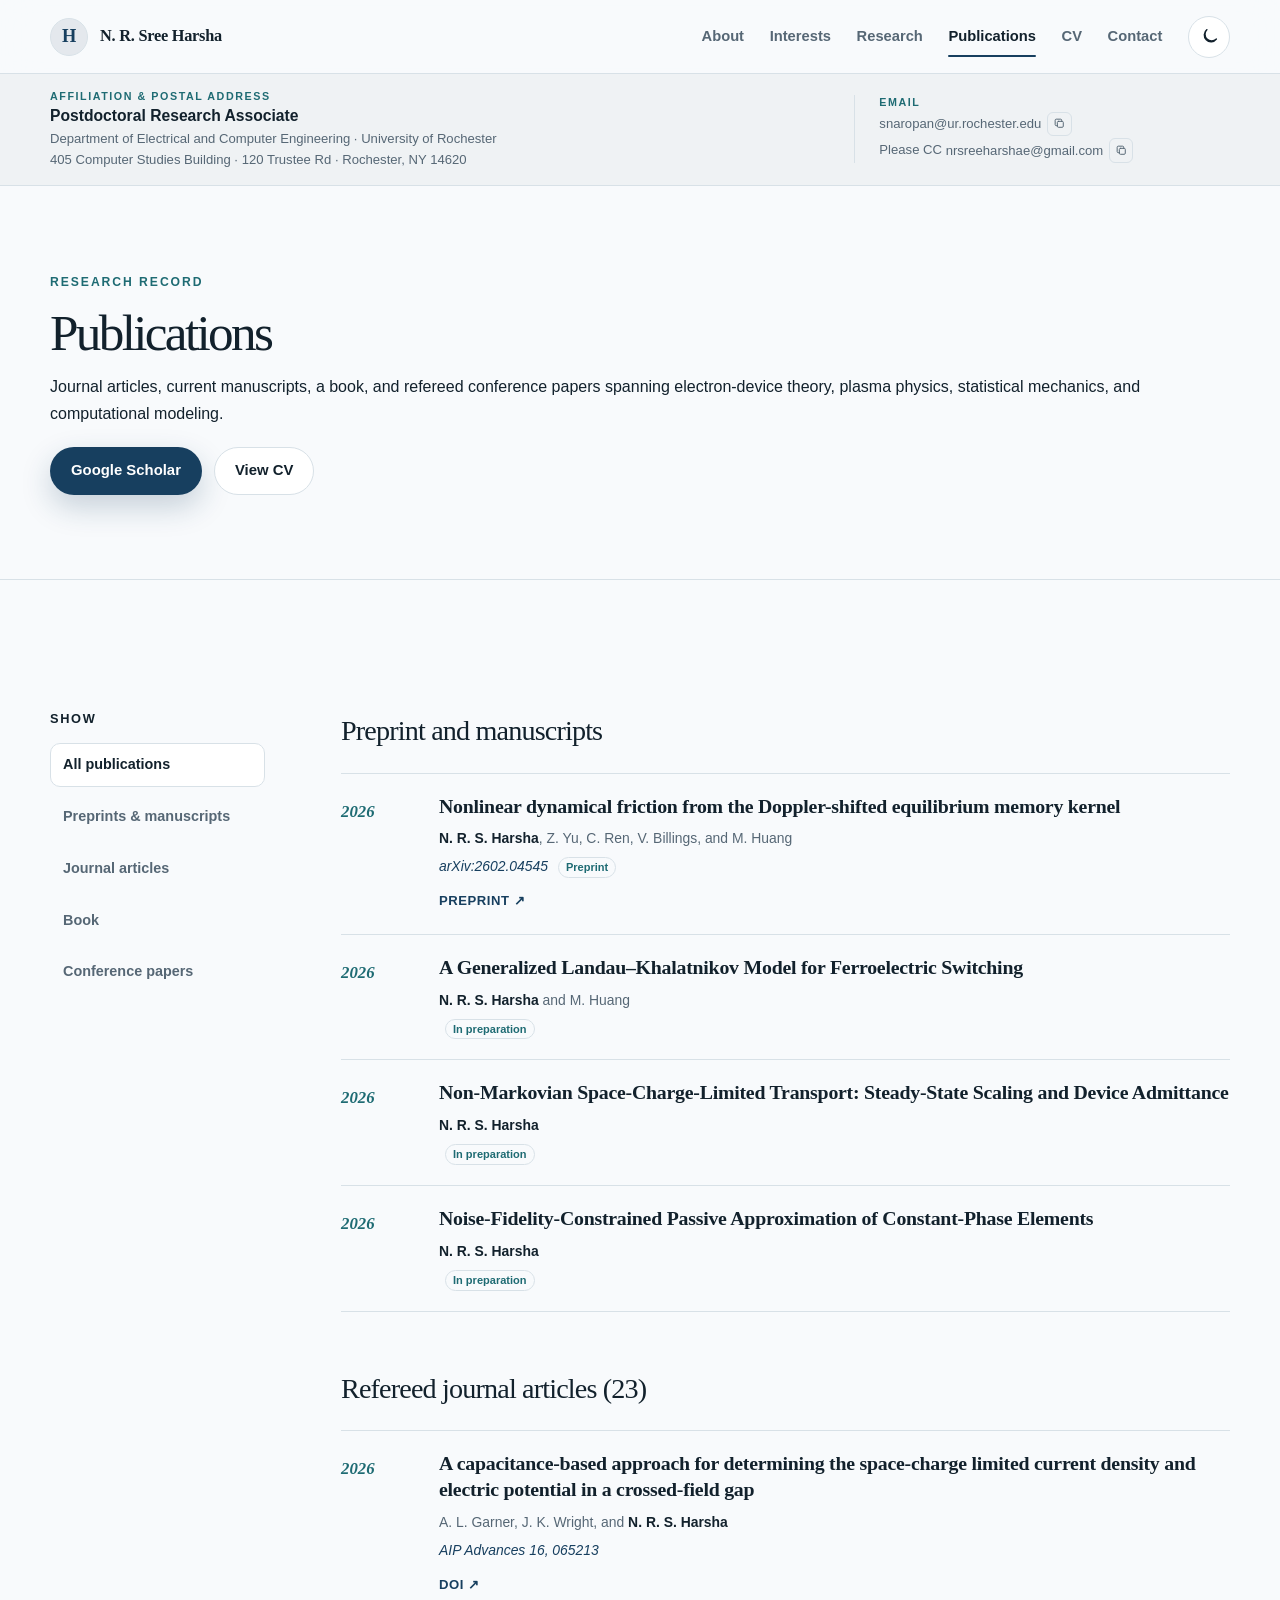
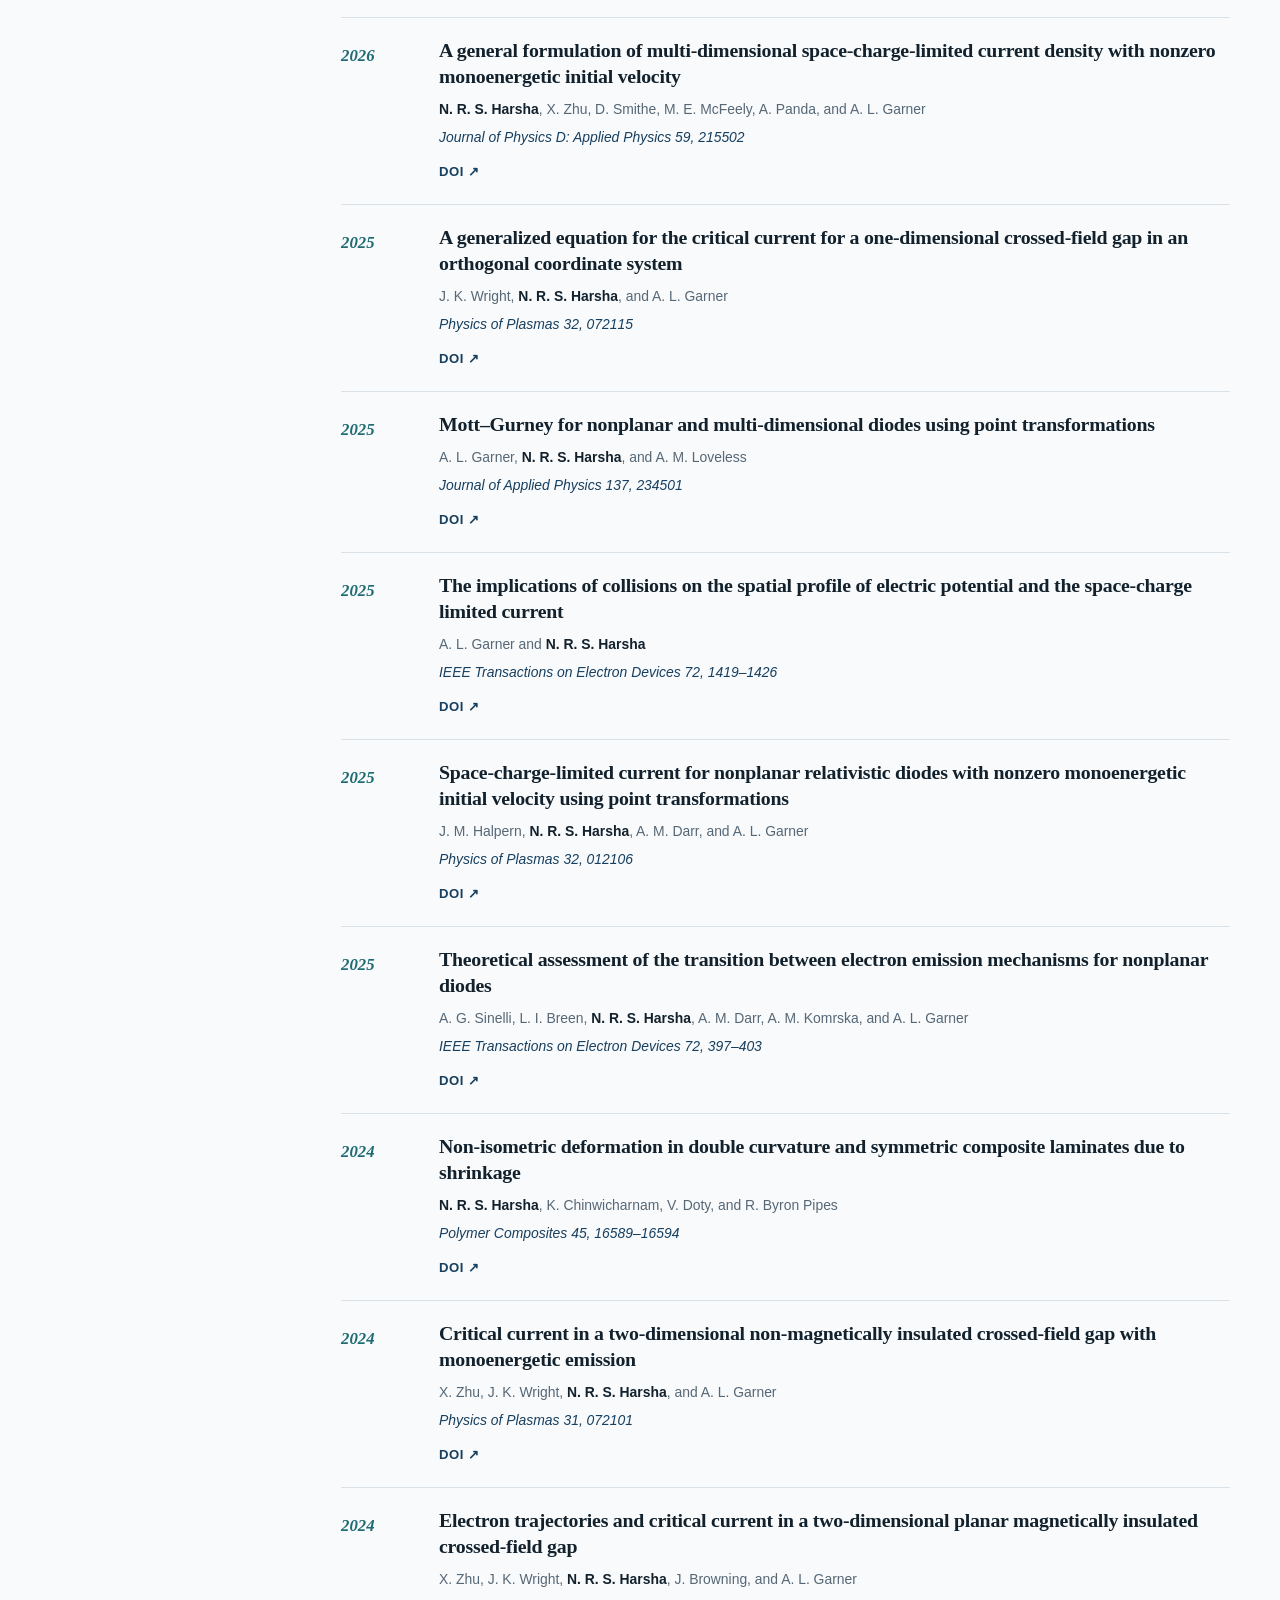
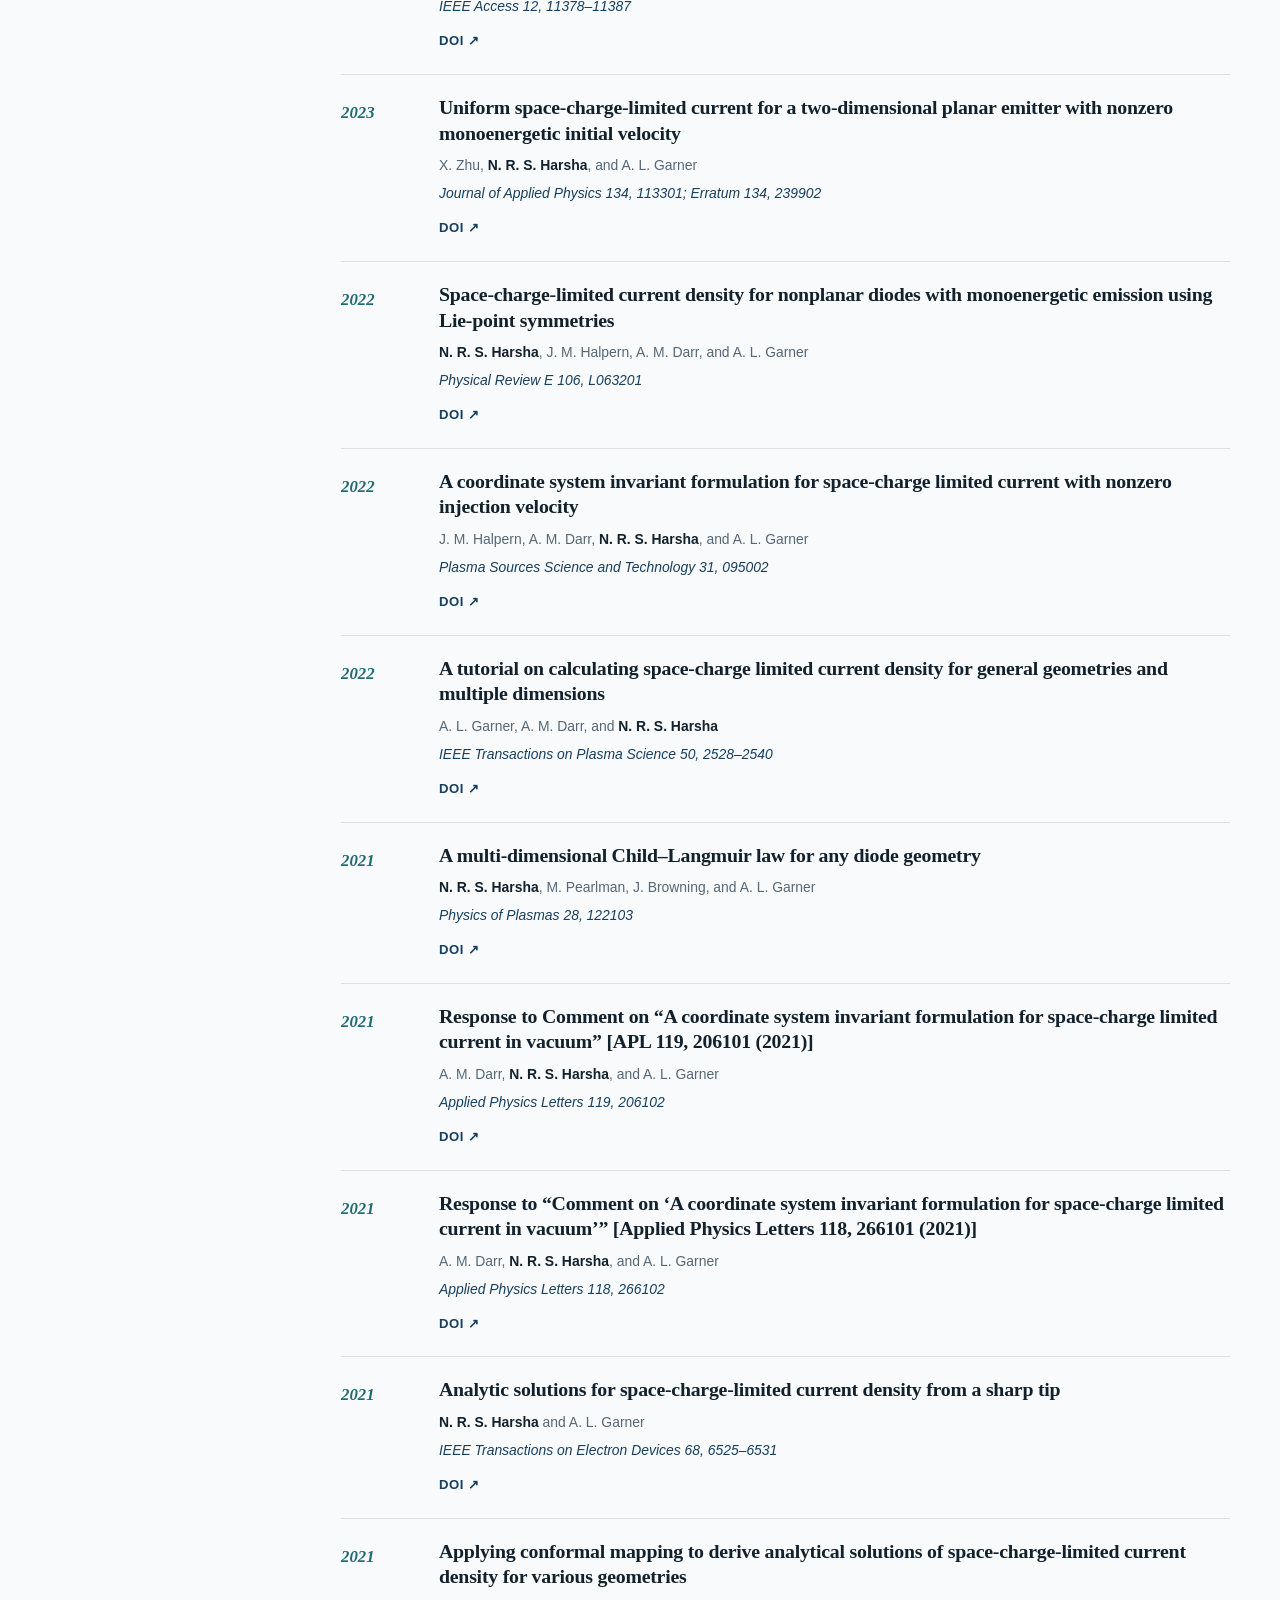
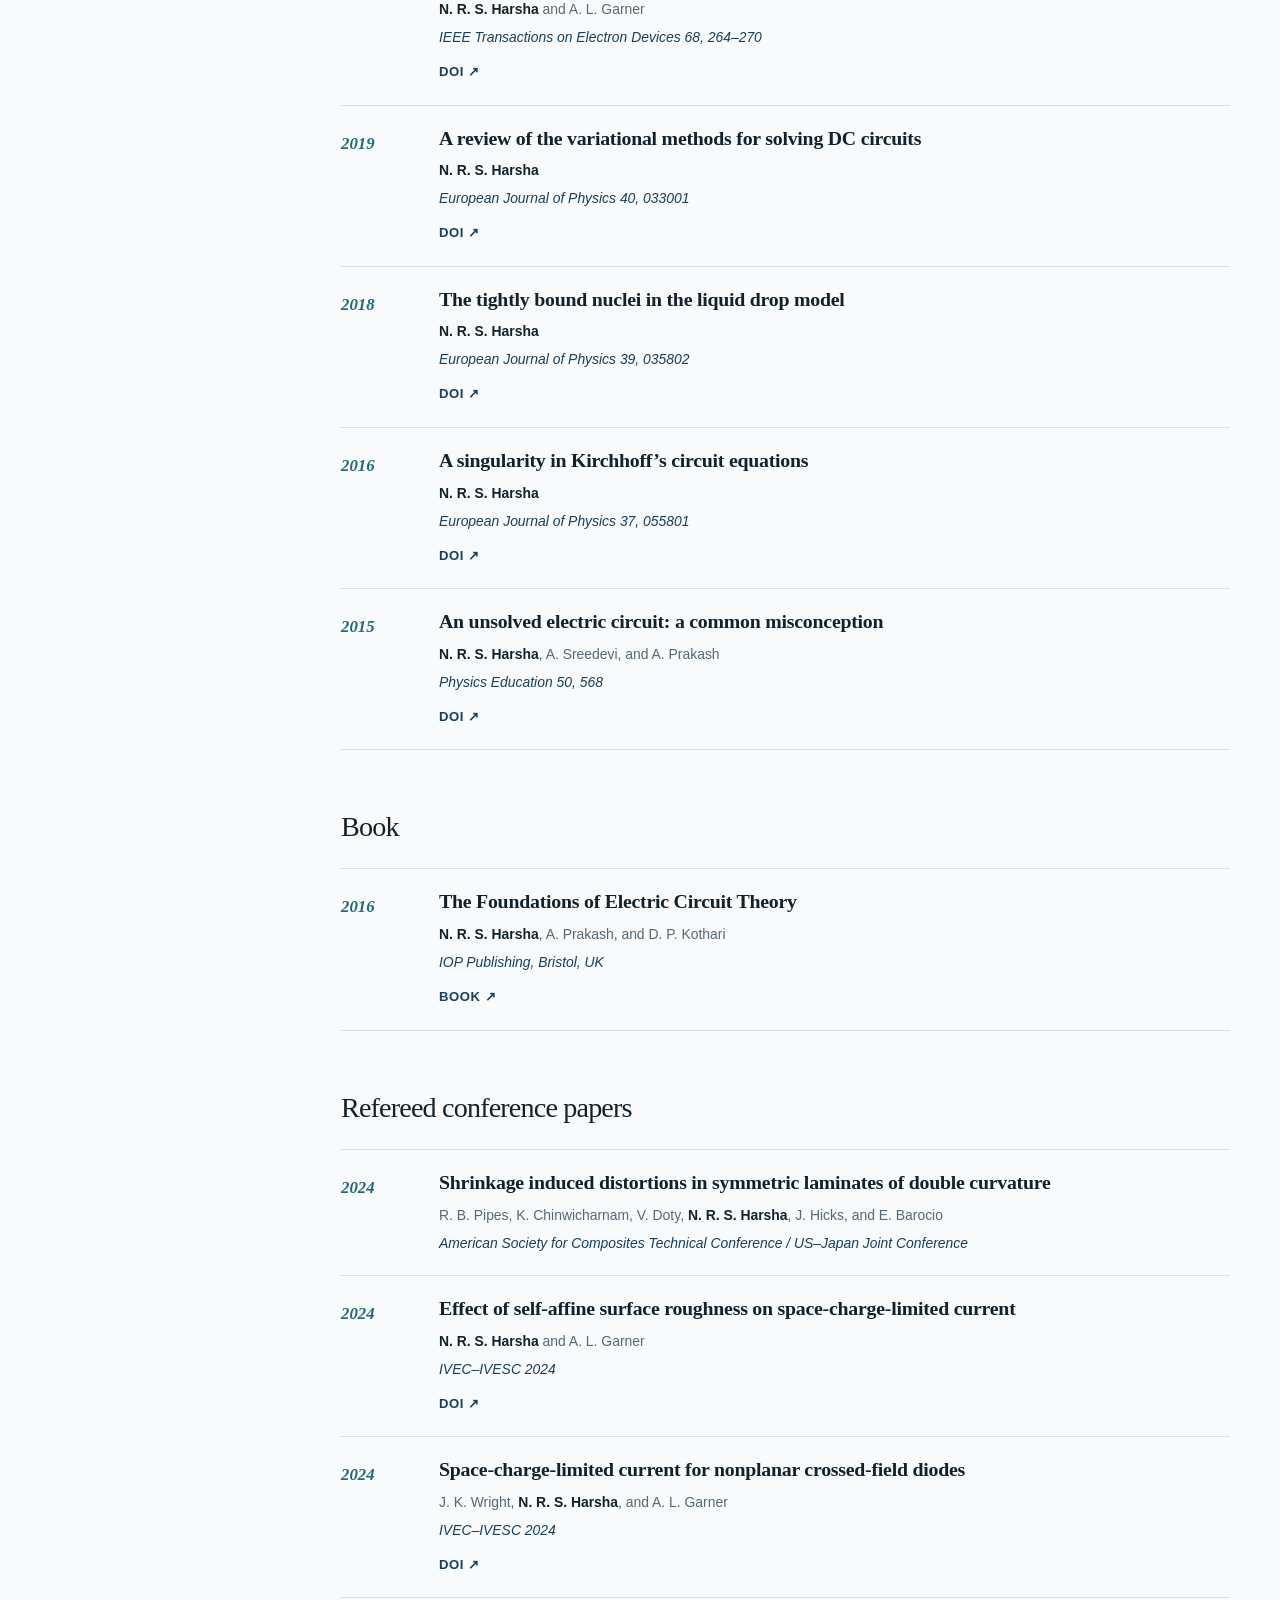
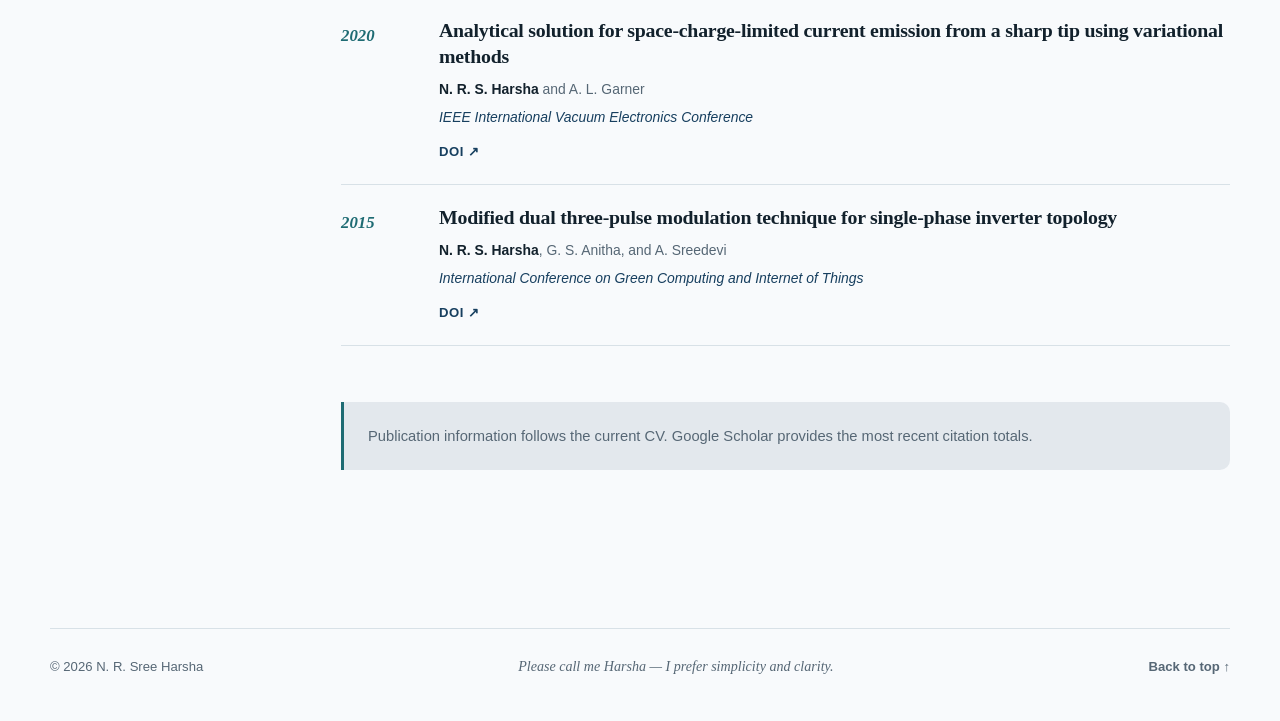
<file: publications.html>
<!doctype html>
<html lang="en" data-theme="light">
<head>
  <meta charset="utf-8">
  <meta name="viewport" content="width=device-width, initial-scale=1">
  <meta name="description" content="Publications by N. R. Sree Harsha in plasma physics, electron devices, statistical physics, and computational modeling.">
  <meta name="author" content="N. R. Sree Harsha">
  <meta name="theme-color" content="#173f5f">
  <title>Publications | N. R. Sree Harsha</title>
  <link rel="icon" href="assets/favicon.svg" type="image/svg+xml">
  <link rel="stylesheet" href="assets/styles.css">
  <script>
    (function () {
      const saved = localStorage.getItem('theme');
      const preferred = window.matchMedia('(prefers-color-scheme: dark)').matches ? 'dark' : 'light';
      document.documentElement.dataset.theme = saved || preferred;
    })();
  </script>
</head>
<body>
  <a class="skip-link" href="#main-content">Skip to content</a>
  <header class="site-header" id="top">
    <div class="container header-inner">
      <a class="brand" href="index.html" aria-label="N. R. Sree Harsha, home"><span class="brand-mark" aria-hidden="true">H</span><span class="brand-name">N. R. Sree Harsha</span></a>
      <button class="nav-toggle" type="button" aria-expanded="false" aria-controls="primary-nav" aria-label="Open navigation"><span></span><span></span><span></span></button>
      <nav class="primary-nav" id="primary-nav" aria-label="Primary navigation">
        <a href="index.html#about">About</a><a href="index.html#research">Research</a><a href="publications.html" aria-current="page">Publications</a><a href="cv.html">CV</a><a href="index.html#contact">Contact</a>
        <button class="theme-toggle" type="button" aria-label="Switch color theme" title="Switch color theme"><svg class="sun-icon" viewBox="0 0 24 24" aria-hidden="true"><circle cx="12" cy="12" r="4"></circle><path d="M12 2v2M12 20v2M4.93 4.93l1.42 1.42M17.66 17.66l1.41 1.41M2 12h2M20 12h2M4.93 19.07l1.42-1.42M17.66 6.34l1.41-1.41"></path></svg><svg class="moon-icon" viewBox="0 0 24 24" aria-hidden="true"><path d="M20.7 15.2A8.5 8.5 0 1 1 8.8 3.3 7 7 0 0 0 20.7 15.2Z"></path></svg></button>
      </nav>
    </div>
  </header>

  <main id="main-content">
    <section class="page-hero">
      <div class="container reveal">
        <p class="eyebrow">Research record</p><h1>Publications</h1>
        <p>Journal articles, current manuscripts, a book, and refereed conference papers spanning electron-device theory, plasma physics, statistical mechanics, and computational modeling.</p>
        <div class="hero-actions"><a class="button button-primary" href="https://scholar.google.com/citations?user=cXQjdbMAAAAJ&amp;hl=en" target="_blank" rel="noopener">Google Scholar</a><a class="button button-secondary" href="cv.html">View CV</a></div>
      </div>
    </section>

    <section class="section">
      <div class="container publications-layout">
        <aside class="publications-sidebar reveal" aria-label="Filter publications">
          <h2>Show</h2>
          <div class="filter-list">
            <button class="filter-button" type="button" data-publication-filter="all" aria-pressed="true">All publications</button>
            <button class="filter-button" type="button" data-publication-filter="preprint" aria-pressed="false">Preprints</button>
            <button class="filter-button" type="button" data-publication-filter="journal" aria-pressed="false">Journal articles</button>
            <button class="filter-button" type="button" data-publication-filter="book" aria-pressed="false">Book</button>
            <button class="filter-button" type="button" data-publication-filter="conference" aria-pressed="false">Conference papers</button>
          </div>
        </aside>

        <div>
          <section class="publication-section reveal">
            <h2>Preprint and current manuscripts</h2>
            <div class="publication-list">
              <article class="publication" data-publication-type="preprint"><div class="publication-year">2026</div><div><h3>Nonlinear dynamical friction from the Doppler-shifted equilibrium memory kernel</h3><p><strong>N. R. S. Harsha</strong>, Z. Yu, C. Ren, V. Billings, and M. Huang</p><p class="venue">arXiv:2602.04545</p><a href="https://doi.org/10.48550/arXiv.2602.04545" target="_blank" rel="noopener">Preprint ↗</a></div></article>
              <article class="publication" data-publication-type="preprint"><div class="publication-year">2026</div><div><h3>A Generalized Landau–Khalatnikov Model for Ferroelectric Switching</h3><p><strong>N. R. S. Harsha</strong> and M. Huang</p><p class="venue">Manuscript</p></div></article>
              <article class="publication" data-publication-type="preprint"><div class="publication-year">2026</div><div><h3>Non-Markovian Space-Charge-Limited Transport: Steady-State Scaling and Device Admittance</h3><p><strong>N. R. S. Harsha</strong></p><p class="venue">Manuscript</p></div></article>
              <article class="publication" data-publication-type="preprint"><div class="publication-year">2026</div><div><h3>Noise-Fidelity-Constrained Passive Approximation of Constant-Phase Elements</h3><p><strong>N. R. S. Harsha</strong></p><p class="venue">Manuscript</p></div></article>
            </div>
          </section>

          <section class="publication-section reveal">
            <h2>Refereed journal articles</h2>
            <div class="publication-list">
              <article class="publication" data-publication-type="journal"><div class="publication-year">2026</div><div><h3>A capacitance-based approach for determining the space-charge limited current density and electric potential in a crossed-field gap</h3><p>A. L. Garner, J. K. Wright, and <strong>N. R. S. Harsha</strong></p><p class="venue">AIP Advances 16, 065213</p><a href="https://doi.org/10.1063/5.0332497" target="_blank" rel="noopener">DOI ↗</a></div></article>
              <article class="publication" data-publication-type="journal"><div class="publication-year">2026</div><div><h3>A general formulation of multi-dimensional space-charge-limited current density with nonzero monoenergetic initial velocity</h3><p><strong>N. R. S. Harsha</strong>, X. Zhu, D. Smithe, M. E. McFeely, A. Panda, and A. L. Garner</p><p class="venue">Journal of Physics D: Applied Physics 59, 215502</p><a href="https://doi.org/10.1088/1361-6463/ae69f3" target="_blank" rel="noopener">DOI ↗</a></div></article>
              <article class="publication" data-publication-type="journal"><div class="publication-year">2025</div><div><h3>A generalized equation for the critical current for a one-dimensional crossed-field gap in an orthogonal coordinate system</h3><p>J. K. Wright, <strong>N. R. S. Harsha</strong>, and A. L. Garner</p><p class="venue">Physics of Plasmas 32, 072115</p><a href="https://doi.org/10.1063/5.0276244" target="_blank" rel="noopener">DOI ↗</a></div></article>
              <article class="publication" data-publication-type="journal"><div class="publication-year">2025</div><div><h3>Mott–Gurney for nonplanar and multi-dimensional diodes using point transformations</h3><p>A. L. Garner, <strong>N. R. S. Harsha</strong>, and A. M. Loveless</p><p class="venue">Journal of Applied Physics 137, 234501</p><a href="https://doi.org/10.1063/5.0276418" target="_blank" rel="noopener">DOI ↗</a></div></article>
              <article class="publication" data-publication-type="journal"><div class="publication-year">2025</div><div><h3>The implications of collisions on the spatial profile of electric potential and the space-charge limited current</h3><p>A. L. Garner and <strong>N. R. S. Harsha</strong></p><p class="venue">IEEE Transactions on Electron Devices 72, 1419–1426</p><a href="https://doi.org/10.1109/TED.2025.3531824" target="_blank" rel="noopener">DOI ↗</a></div></article>
              <article class="publication" data-publication-type="journal"><div class="publication-year">2025</div><div><h3>Space-charge-limited current for nonplanar relativistic diodes with nonzero monoenergetic initial velocity using point transformations</h3><p>J. M. Halpern, <strong>N. R. S. Harsha</strong>, A. M. Darr, and A. L. Garner</p><p class="venue">Physics of Plasmas 32, 012106</p><a href="https://doi.org/10.1063/5.0236928" target="_blank" rel="noopener">DOI ↗</a></div></article>
              <article class="publication" data-publication-type="journal"><div class="publication-year">2025</div><div><h3>Theoretical assessment of the transition between electron emission mechanisms for nonplanar diodes</h3><p>A. G. Sinelli, L. I. Breen, <strong>N. R. S. Harsha</strong>, A. M. Darr, A. M. Komrska, and A. L. Garner</p><p class="venue">IEEE Transactions on Electron Devices 72, 397–403</p><a href="https://doi.org/10.1109/TED.2024.3494753" target="_blank" rel="noopener">DOI ↗</a></div></article>
              <article class="publication" data-publication-type="journal"><div class="publication-year">2024</div><div><h3>Non-isometric deformation in double curvature and symmetric composite laminates due to shrinkage</h3><p><strong>N. R. S. Harsha</strong>, K. Chinwicharnam, V. Doty, and R. Byron Pipes</p><p class="venue">Polymer Composites 45, 16589–16594</p><a href="https://doi.org/10.1002/pc.28913" target="_blank" rel="noopener">DOI ↗</a></div></article>
              <article class="publication" data-publication-type="journal"><div class="publication-year">2024</div><div><h3>Critical current in a two-dimensional non-magnetically insulated crossed-field gap with monoenergetic emission</h3><p>X. Zhu, J. K. Wright, <strong>N. R. S. Harsha</strong>, and A. L. Garner</p><p class="venue">Physics of Plasmas 31, 072101</p><a href="https://doi.org/10.1063/5.0210248" target="_blank" rel="noopener">DOI ↗</a></div></article>
              <article class="publication" data-publication-type="journal"><div class="publication-year">2024</div><div><h3>Electron trajectories and critical current in a two-dimensional planar magnetically insulated crossed-field gap</h3><p>X. Zhu, J. K. Wright, <strong>N. R. S. Harsha</strong>, J. Browning, and A. L. Garner</p><p class="venue">IEEE Access 12, 11378–11387</p><a href="https://doi.org/10.1109/ACCESS.2024.3355112" target="_blank" rel="noopener">DOI ↗</a></div></article>
              <article class="publication" data-publication-type="journal"><div class="publication-year">2023</div><div><h3>Uniform space-charge-limited current for a two-dimensional planar emitter with nonzero monoenergetic initial velocity</h3><p>X. Zhu, <strong>N. R. S. Harsha</strong>, and A. L. Garner</p><p class="venue">Journal of Applied Physics 134, 113301; Erratum 134, 239902</p><a href="https://doi.org/10.1063/5.0167802" target="_blank" rel="noopener">DOI ↗</a></div></article>
              <article class="publication" data-publication-type="journal"><div class="publication-year">2022</div><div><h3>Space-charge-limited current density for nonplanar diodes with monoenergetic emission using Lie-point symmetries</h3><p><strong>N. R. S. Harsha</strong>, J. M. Halpern, A. M. Darr, and A. L. Garner</p><p class="venue">Physical Review E 106, L063201</p><a href="https://doi.org/10.1103/PhysRevE.106.L063201" target="_blank" rel="noopener">DOI ↗</a></div></article>
              <article class="publication" data-publication-type="journal"><div class="publication-year">2022</div><div><h3>A coordinate system invariant formulation for space-charge limited current with nonzero injection velocity</h3><p>J. M. Halpern, A. M. Darr, <strong>N. R. S. Harsha</strong>, and A. L. Garner</p><p class="venue">Plasma Sources Science and Technology 31, 095002</p><a href="https://doi.org/10.1088/1361-6595/ac89a9" target="_blank" rel="noopener">DOI ↗</a></div></article>
              <article class="publication" data-publication-type="journal"><div class="publication-year">2022</div><div><h3>A tutorial on calculating space-charge limited current density for general geometries and multiple dimensions</h3><p>A. L. Garner, A. M. Darr, and <strong>N. R. S. Harsha</strong></p><p class="venue">IEEE Transactions on Plasma Science 50, 2528–2540</p><a href="https://doi.org/10.1109/TPS.2022.3172424" target="_blank" rel="noopener">DOI ↗</a></div></article>
              <article class="publication" data-publication-type="journal"><div class="publication-year">2021</div><div><h3>A multi-dimensional Child–Langmuir law for any diode geometry</h3><p><strong>N. R. S. Harsha</strong>, M. Pearlman, J. Browning, and A. L. Garner</p><p class="venue">Physics of Plasmas 28, 122103</p><a href="https://doi.org/10.1063/5.0071018" target="_blank" rel="noopener">DOI ↗</a></div></article>
              <article class="publication" data-publication-type="journal"><div class="publication-year">2021</div><div><h3>Analytic solutions for space-charge-limited current density from a sharp tip</h3><p><strong>N. R. S. Harsha</strong> and A. L. Garner</p><p class="venue">IEEE Transactions on Electron Devices 68, 6525–6531</p><a href="https://doi.org/10.1109/TED.2021.3122393" target="_blank" rel="noopener">DOI ↗</a></div></article>
              <article class="publication" data-publication-type="journal"><div class="publication-year">2021</div><div><h3>Applying conformal mapping to derive analytical solutions of space-charge-limited current density for various geometries</h3><p><strong>N. R. S. Harsha</strong> and A. L. Garner</p><p class="venue">IEEE Transactions on Electron Devices 68, 264–270</p><a href="https://doi.org/10.1109/TED.2020.3038619" target="_blank" rel="noopener">DOI ↗</a></div></article>
              <article class="publication" data-publication-type="journal"><div class="publication-year">2019</div><div><h3>A review of the variational methods for solving DC circuits</h3><p><strong>N. R. S. Harsha</strong></p><p class="venue">European Journal of Physics 40, 033001</p><a href="https://doi.org/10.1088/1361-6404/ab0525" target="_blank" rel="noopener">DOI ↗</a></div></article>
              <article class="publication" data-publication-type="journal"><div class="publication-year">2018</div><div><h3>The tightly bound nuclei in the liquid drop model</h3><p><strong>N. R. S. Harsha</strong></p><p class="venue">European Journal of Physics 39, 035802</p><a href="https://doi.org/10.1088/1361-6404/aaa345" target="_blank" rel="noopener">DOI ↗</a></div></article>
              <article class="publication" data-publication-type="journal"><div class="publication-year">2016</div><div><h3>A singularity in Kirchhoff’s circuit equations</h3><p><strong>N. R. S. Harsha</strong></p><p class="venue">European Journal of Physics 37, 055801</p><a href="https://doi.org/10.1088/0143-0807/37/5/055801" target="_blank" rel="noopener">DOI ↗</a></div></article>
              <article class="publication" data-publication-type="journal"><div class="publication-year">2015</div><div><h3>An unsolved electric circuit: a common misconception</h3><p><strong>N. R. S. Harsha</strong>, A. Sreedevi, and A. Prakash</p><p class="venue">Physics Education 50, 568</p><a href="https://doi.org/10.1088/0031-9120/50/5/568" target="_blank" rel="noopener">DOI ↗</a></div></article>
            </div>
          </section>

          <section class="publication-section reveal">
            <h2>Book</h2>
            <div class="publication-list"><article class="publication" data-publication-type="book"><div class="publication-year">2016</div><div><h3>The Foundations of Electric Circuit Theory</h3><p><strong>N. R. S. Harsha</strong>, A. Prakash, and D. P. Kothari</p><p class="venue">IOP Publishing, Bristol, UK</p><a href="https://doi.org/10.1088/978-0-7503-1266-0" target="_blank" rel="noopener">Book ↗</a></div></article></div>
          </section>

          <section class="publication-section reveal">
            <h2>Refereed conference papers</h2>
            <div class="publication-list">
              <article class="publication" data-publication-type="conference"><div class="publication-year">2024</div><div><h3>Shrinkage induced distortions in symmetric laminates of double curvature</h3><p>R. B. Pipes, K. Chinwicharnam, V. Doty, <strong>N. R. S. Harsha</strong>, J. Hicks, and E. Barocio</p><p class="venue">American Society for Composites Technical Conference / US–Japan Joint Conference</p></div></article>
              <article class="publication" data-publication-type="conference"><div class="publication-year">2024</div><div><h3>Effect of self-affine surface roughness on space-charge-limited current</h3><p><strong>N. R. S. Harsha</strong> and A. L. Garner</p><p class="venue">IVEC–IVESC 2024</p><a href="https://doi.org/10.1109/IVECIVESC60838.2024.10694947" target="_blank" rel="noopener">DOI ↗</a></div></article>
              <article class="publication" data-publication-type="conference"><div class="publication-year">2024</div><div><h3>Space-charge-limited current for nonplanar crossed-field diodes</h3><p>J. K. Wright, <strong>N. R. S. Harsha</strong>, and A. L. Garner</p><p class="venue">IVEC–IVESC 2024</p><a href="https://doi.org/10.1109/IVECIVESC60838.2024.10694948" target="_blank" rel="noopener">DOI ↗</a></div></article>
              <article class="publication" data-publication-type="conference"><div class="publication-year">2020</div><div><h3>Analytical solution for space-charge-limited current emission from a sharp tip using variational methods</h3><p><strong>N. R. S. Harsha</strong> and A. L. Garner</p><p class="venue">IEEE International Vacuum Electronics Conference</p><a href="https://doi.org/10.1109/IVEC45766.2020.9520482" target="_blank" rel="noopener">DOI ↗</a></div></article>
              <article class="publication" data-publication-type="conference"><div class="publication-year">2015</div><div><h3>Modified dual three-pulse modulation technique for single-phase inverter topology</h3><p><strong>N. R. S. Harsha</strong>, G. S. Anitha, and A. Sreedevi</p><p class="venue">International Conference on Green Computing and Internet of Things</p><a href="https://doi.org/10.1109/ICGCIoT.2015.7380690" target="_blank" rel="noopener">DOI ↗</a></div></article>
            </div>
          </section>

          <div class="note-box reveal"><p>Publication information follows the current CV. Google Scholar provides the most recent citation totals.</p></div>
        </div>
      </div>
    </section>
  </main>

  <footer class="site-footer"><div class="container footer-inner"><p>© <span data-current-year></span> N. R. Sree Harsha</p><p><a href="index.html">Return to homepage</a></p><a href="#top">Back to top ↑</a></div></footer>
  <script src="assets/script.js"></script>
</body>
</html>
</file>
<file: assets/styles.css>
:root {
  --bg:#f8fafc;--surface:#fff;--surface-2:#eef4f7;--text:#12212c;--muted:#566775;
  --accent:#173f5f;--accent-2:#1e6b73;--soft:rgba(23,63,95,.09);--border:#d8e1e7;
  --shadow:0 24px 70px rgba(18,33,44,.10);--shadow-soft:0 12px 36px rgba(18,33,44,.07);
  --max:1180px;--header:74px;--radius-lg:28px;--radius-md:18px;
  --sans:Inter,ui-sans-serif,-apple-system,BlinkMacSystemFont,"Segoe UI",Helvetica,Arial,sans-serif;
  --serif:Iowan Old Style,Baskerville,"Times New Roman",serif
}
html[data-theme="dark"]{--bg:#0c151b;--surface:#111e26;--surface-2:#152731;--text:#eef5f7;--muted:#a4b4bd;--accent:#8cc9d2;--accent-2:#6ec0b8;--soft:rgba(140,201,210,.10);--border:#29404b;--shadow:0 24px 70px rgba(0,0,0,.35);--shadow-soft:0 12px 36px rgba(0,0,0,.22)}
*{box-sizing:border-box}html{scroll-behavior:smooth;scroll-padding-top:calc(var(--header) + 24px)}body{margin:0;min-width:320px;background:var(--bg);color:var(--text);font-family:var(--sans);font-size:16px;line-height:1.65;text-rendering:optimizeLegibility;-webkit-font-smoothing:antialiased;transition:background .18s,color .18s}body.nav-open{overflow:hidden}a{color:var(--accent);text-decoration-thickness:1px;text-underline-offset:.2em}a:hover{color:var(--accent-2)}img,svg{display:block;max-width:100%}button,input,select,textarea{font:inherit}::selection{color:var(--surface);background:var(--accent)}
.container{width:min(calc(100% - 40px),var(--max));margin-inline:auto}.skip-link{position:fixed;z-index:9999;top:12px;left:12px;transform:translateY(-160%);padding:10px 14px;border-radius:10px;background:var(--text);color:var(--surface);font-weight:700;text-decoration:none}.skip-link:focus{transform:translateY(0)}
.site-header{position:sticky;z-index:100;top:0;height:var(--header);border-bottom:1px solid var(--border);background:color-mix(in srgb,var(--bg) 88%,transparent);-webkit-backdrop-filter:blur(18px);backdrop-filter:blur(18px)}.header-inner{display:flex;height:100%;align-items:center;justify-content:space-between;gap:28px}.brand{display:inline-flex;align-items:center;gap:12px;color:var(--text);font-weight:760;letter-spacing:-.02em;text-decoration:none}.brand:hover{color:var(--text)}.brand-mark{display:grid;width:38px;height:38px;place-items:center;border:1px solid var(--border);border-radius:50%;background:var(--soft);color:var(--accent);font-family:var(--serif);font-size:1.15rem;font-weight:700}.brand-name{white-space:nowrap}.primary-nav{display:flex;align-items:center;gap:clamp(14px,2vw,28px)}.primary-nav>a{position:relative;color:var(--muted);font-size:.92rem;font-weight:650;text-decoration:none}.primary-nav>a:after{position:absolute;right:0;bottom:-8px;left:0;height:2px;border-radius:999px;background:var(--accent);content:"";transform:scaleX(0);transform-origin:right;transition:transform .18s}.primary-nav>a:hover,.primary-nav>a[aria-current="page"]{color:var(--text)}.primary-nav>a:hover:after,.primary-nav>a[aria-current="page"]:after{transform:scaleX(1);transform-origin:left}
.theme-toggle,.nav-toggle{display:grid;width:42px;height:42px;padding:0;place-items:center;border:1px solid var(--border);border-radius:50%;background:var(--surface);color:var(--text);cursor:pointer;transition:.18s}.theme-toggle:hover,.nav-toggle:hover{border-color:var(--accent);transform:translateY(-1px)}.theme-toggle svg{width:19px;height:19px;fill:none;stroke:currentColor;stroke-linecap:round;stroke-linejoin:round;stroke-width:1.7}html[data-theme="light"] .sun-icon,html[data-theme="dark"] .moon-icon{display:none}.nav-toggle{display:none}.nav-toggle span{width:18px;height:1.5px;border-radius:999px;background:currentColor;transition:.18s}.nav-toggle span+span{margin-top:-9px}.nav-toggle[aria-expanded="true"] span:first-child{transform:translateY(5px) rotate(45deg)}.nav-toggle[aria-expanded="true"] span:nth-child(2){opacity:0}.nav-toggle[aria-expanded="true"] span:last-child{transform:translateY(-5px) rotate(-45deg)}
.section-shell{position:relative;overflow:clip}.section-shell:before{position:absolute;z-index:-1;top:-260px;right:-230px;width:680px;height:680px;border-radius:50%;background:radial-gradient(circle,color-mix(in srgb,var(--accent-2) 18%,transparent),transparent 66%);content:""}.hero{padding:clamp(72px,10vw,138px) 0 54px}.hero-grid{display:grid;align-items:center;gap:clamp(48px,7vw,92px);grid-template-columns:minmax(0,1.08fr) minmax(360px,.92fr)}.eyebrow{margin:0 0 16px;color:var(--accent-2);font-size:.76rem;font-weight:800;letter-spacing:.16em;line-height:1.4;text-transform:uppercase}.hero h1{max-width:830px;margin:0;font-family:var(--serif);font-size:clamp(3.5rem,7vw,6.4rem);font-weight:500;letter-spacing:-.055em;line-height:.92}.hero-role{max-width:710px;margin:28px 0 0;color:var(--accent);font-size:clamp(1rem,1.5vw,1.15rem);font-weight:730;line-height:1.55}.hero-lede{max-width:680px;margin:20px 0 0;color:var(--muted);font-size:clamp(1.08rem,1.8vw,1.34rem);line-height:1.65}.hero-actions{display:flex;flex-wrap:wrap;gap:12px;margin-top:34px}.button{display:inline-flex;min-height:48px;align-items:center;justify-content:center;gap:8px;padding:11px 20px;border:1px solid transparent;border-radius:999px;font-size:.93rem;font-weight:750;line-height:1.2;text-decoration:none;transition:.18s}.button:hover{transform:translateY(-2px)}.button-primary{background:var(--accent);color:var(--surface);box-shadow:0 12px 30px color-mix(in srgb,var(--accent) 22%,transparent)}html[data-theme="dark"] .button-primary{color:#0c151b}.button-primary:hover{background:color-mix(in srgb,var(--accent) 86%,var(--accent-2));color:var(--surface)}html[data-theme="dark"] .button-primary:hover{color:#0c151b}.button-secondary{border-color:var(--border);background:var(--surface);color:var(--text)}.button-secondary:hover{border-color:var(--accent);color:var(--text)}.profile-links{display:flex;flex-wrap:wrap;gap:8px;margin-top:28px;color:var(--muted);font-size:.91rem}.profile-links a{color:var(--muted);font-weight:650;text-decoration:none}.profile-links a:hover{color:var(--accent)}
.visual-card{position:relative;min-height:470px;overflow:hidden;border:1px solid var(--border);border-radius:var(--radius-lg);background:radial-gradient(circle at 74% 24%,color-mix(in srgb,var(--accent-2) 28%,transparent),transparent 35%),linear-gradient(145deg,var(--surface),var(--surface-2));box-shadow:var(--shadow);color:var(--accent-2);isolation:isolate}.visual-card:before{position:absolute;inset:22px;border:1px solid var(--border);border-radius:18px;content:""}.visual-grid{position:absolute;inset:0;z-index:-1;opacity:.32;background-image:linear-gradient(to right,var(--border) 1px,transparent 1px),linear-gradient(to bottom,var(--border) 1px,transparent 1px);background-size:34px 34px;mask-image:linear-gradient(to bottom right,#000,transparent 78%)}.memory-curve{position:absolute;top:58px;right:24px;left:24px;width:calc(100% - 48px);overflow:visible}.memory-curve .axis{fill:none;stroke:var(--border);stroke-linecap:round;stroke-width:1.4}.memory-curve .curve{fill:none;stroke:url(#curveGradient);stroke-linecap:round;stroke-linejoin:round;stroke-width:5;filter:drop-shadow(0 8px 12px color-mix(in srgb,var(--accent-2) 24%,transparent))}.memory-curve .envelope{fill:none;stroke:color-mix(in srgb,var(--accent) 38%,transparent);stroke-dasharray:8 8;stroke-linecap:round;stroke-width:2}.memory-curve .node{fill:var(--surface);stroke:currentColor;stroke-width:3}.memory-curve .node-glow{fill:url(#nodeGlow)}.memory-curve text{fill:var(--muted);font-family:var(--sans);font-size:15px;font-weight:650}.visual-label{position:absolute;display:grid;width:72px;height:72px;place-items:center;border:1px solid var(--border);border-radius:50%;background:var(--surface);box-shadow:var(--shadow-soft);color:var(--accent);font-size:.78rem;font-weight:850;letter-spacing:.08em}.label-gle{right:36px;bottom:56px}.label-fdt{right:128px;bottom:98px}.label-pic{right:208px;bottom:42px}.visual-caption{position:absolute;bottom:34px;left:36px;max-width:170px;color:var(--muted);font-family:var(--serif);font-size:1.05rem;font-style:italic;line-height:1.35}
.stat-grid{display:grid;margin-top:72px;border-top:1px solid var(--border);border-bottom:1px solid var(--border);grid-template-columns:repeat(4,minmax(0,1fr))}.stat{display:flex;min-height:120px;flex-direction:column;justify-content:center;gap:2px;padding:20px clamp(18px,3vw,34px)}.stat+.stat{border-left:1px solid var(--border)}.stat strong{color:var(--accent);font-family:var(--serif);font-size:clamp(1.9rem,3vw,2.6rem);font-weight:600;line-height:1}.stat span{margin-top:7px;color:var(--muted);font-size:.84rem;font-weight:650;line-height:1.4}
.section{padding:clamp(82px,10vw,132px) 0}.section-tinted{border-top:1px solid var(--border);border-bottom:1px solid var(--border);background:var(--surface-2)}.two-column,.recognition-grid{display:grid;gap:clamp(44px,8vw,110px);grid-template-columns:minmax(250px,.72fr) minmax(0,1.28fr)}.section-heading h2,.contact-card h2,.spotlight h2{margin:0;font-family:var(--serif);font-size:clamp(2.25rem,4.5vw,4rem);font-weight:500;letter-spacing:-.04em;line-height:1.04}.section-heading-wide{max-width:780px;margin-bottom:48px}.section-heading-wide>p:last-child{max-width:640px;margin:18px 0 0;color:var(--muted);font-size:1.08rem}.section-heading-row{display:flex;align-items:flex-end;justify-content:space-between;gap:24px;margin-bottom:44px}.prose{max-width:800px;color:var(--muted);font-size:clamp(1.05rem,1.7vw,1.22rem)}.prose p{margin:0}.prose p+p{margin-top:1.25em}
.research-grid{display:grid;gap:18px;grid-template-columns:repeat(2,minmax(0,1fr))}.research-card{position:relative;min-height:300px;padding:clamp(28px,4vw,42px);overflow:hidden;border:1px solid var(--border);border-radius:var(--radius-md);background:var(--surface);transition:.18s}.research-card:before{position:absolute;top:-90px;right:-90px;width:220px;height:220px;border-radius:50%;background:radial-gradient(circle,var(--soft),transparent 70%);content:""}.research-card:hover{border-color:var(--accent);box-shadow:var(--shadow-soft);transform:translateY(-4px)}.card-number{color:var(--accent-2);font-family:var(--serif);font-size:.92rem;font-style:italic}.research-card h3{max-width:440px;margin:56px 0 12px;font-family:var(--serif);font-size:clamp(1.65rem,3vw,2.3rem);font-weight:500;letter-spacing:-.025em;line-height:1.08}.research-card p{max-width:560px;margin:0;color:var(--muted)}.tag-list{display:flex;flex-wrap:wrap;gap:8px;margin:28px 0 0;padding:0;list-style:none}.tag-list li{padding:6px 10px;border:1px solid var(--border);border-radius:999px;background:var(--surface);color:var(--muted);font-size:.73rem;font-weight:750;letter-spacing:.03em}
.spotlight-grid{display:grid;gap:18px;grid-template-columns:minmax(0,1.36fr) minmax(300px,.64fr)}.spotlight{display:flex;min-height:390px;flex-direction:column;align-items:flex-start;justify-content:flex-end;padding:clamp(30px,5vw,52px);border:1px solid var(--border);border-radius:var(--radius-lg);background:var(--surface);box-shadow:var(--shadow-soft)}.spotlight-primary{position:relative;overflow:hidden;border-color:transparent;background:radial-gradient(circle at 88% 18%,rgba(255,255,255,.18),transparent 25%),linear-gradient(145deg,#173f5f,#19585e);color:#f5fbfc}.spotlight-primary:before,.spotlight-primary:after{position:absolute;border:1px solid rgba(255,255,255,.12);border-radius:50%;content:""}.spotlight-primary:before{top:-70px;right:-10px;width:300px;height:300px}.spotlight-primary:after{top:16px;right:70px;width:180px;height:180px}.spotlight-primary .eyebrow,.spotlight-primary h2,.spotlight-primary p,.spotlight-primary span{position:relative;z-index:1;color:inherit}.spotlight h3{margin:0;font-family:var(--serif);font-size:clamp(1.8rem,3vw,2.65rem);font-weight:500;letter-spacing:-.03em;line-height:1.08}.spotlight>p:not(.eyebrow){margin:16px 0 0;color:var(--muted)}.spotlight-subtitle{max-width:680px;font-size:1.12rem}.spotlight-meta{display:flex;flex-wrap:wrap;gap:8px;margin-top:32px}.spotlight-meta span{padding:7px 11px;border:1px solid rgba(255,255,255,.25);border-radius:999px;font-size:.74rem;font-weight:750}.text-link{display:inline-flex;gap:7px;margin-top:26px;font-weight:750;text-decoration:none}
.publication-list{border-top:1px solid var(--border)}.publication{display:grid;gap:24px;padding:32px 0;border-bottom:1px solid var(--border);grid-template-columns:74px minmax(0,1fr)}.publication-year{padding-top:4px;color:var(--accent-2);font-family:var(--serif);font-size:1.05rem;font-style:italic;font-weight:600}.publication h3{max-width:920px;margin:0;font-family:var(--serif);font-size:clamp(1.25rem,2.2vw,1.64rem);font-weight:600;letter-spacing:-.018em;line-height:1.28}.publication p{margin:8px 0 0;color:var(--muted);font-size:.94rem}.publication p strong{color:var(--text)}.publication .venue{color:var(--accent);font-style:italic}.publication a{display:inline-flex;gap:5px;margin-top:12px;font-size:.83rem;font-weight:800;letter-spacing:.04em;text-decoration:none;text-transform:uppercase}
.timeline{position:relative;max-width:960px;margin-left:auto}.timeline:before{position:absolute;top:14px;bottom:14px;left:147px;width:1px;background:var(--border);content:""}.timeline-item{position:relative;display:grid;gap:44px;padding:0 0 48px;grid-template-columns:120px minmax(0,1fr)}.timeline-item:before{position:absolute;top:8px;left:142px;width:11px;height:11px;border:3px solid var(--bg);border-radius:50%;background:var(--accent-2);box-shadow:0 0 0 1px var(--accent-2);content:""}.timeline-date{padding-top:1px;color:var(--muted);font-size:.84rem;font-weight:750}.timeline h3{margin:0;font-family:var(--serif);font-size:1.45rem;font-weight:600;letter-spacing:-.02em;line-height:1.2}.timeline p{max-width:690px;margin:8px 0 0;color:var(--muted)}.timeline .timeline-place{color:var(--accent);font-weight:720}.recognition-list{border-top:1px solid var(--border)}.recognition-list article{display:grid;gap:24px;padding:24px 0;border-bottom:1px solid var(--border);grid-template-columns:62px minmax(0,1fr)}.recognition-list span{color:var(--accent-2);font-family:var(--serif);font-size:.92rem;font-style:italic}.recognition-list h3{margin:0;font-size:1.02rem;line-height:1.4}.recognition-list p{margin:4px 0 0;color:var(--muted);font-size:.91rem}
.contact-section{padding-top:clamp(72px,9vw,112px)}.contact-card{display:grid;gap:clamp(32px,7vw,90px);padding:clamp(34px,6vw,64px);border:1px solid var(--border);border-radius:var(--radius-lg);background:var(--surface);box-shadow:var(--shadow-soft);grid-template-columns:minmax(0,1fr) auto}.contact-card>div:first-child{max-width:650px}.contact-card p{margin:16px 0 0;color:var(--muted)}.contact-actions{display:flex;min-width:min(100%,310px);flex-direction:column;align-items:flex-start;justify-content:center}.contact-actions p{font-size:.86rem}.site-footer{padding:30px 0 42px;color:var(--muted);font-size:.82rem}.footer-inner{display:flex;align-items:center;justify-content:space-between;gap:20px;padding-top:26px;border-top:1px solid var(--border)}.footer-inner p{margin:0}.footer-inner a{color:var(--muted);font-weight:700;text-decoration:none}
.page-hero{padding:clamp(76px,10vw,126px) 0 58px;border-bottom:1px solid var(--border)}.page-hero h1{max-width:900px;margin:0;font-family:var(--serif);font-size:clamp(3.2rem,7vw,6rem);font-weight:500;letter-spacing:-.052em;line-height:.95}.page-hero p:last-child{max-width:740px;margin:24px 0 0;color:var(--muted);font-size:1.12rem}.publications-layout{display:grid;align-items:start;gap:clamp(36px,6vw,76px);grid-template-columns:215px minmax(0,1fr)}.publications-sidebar{position:sticky;top:calc(var(--header) + 32px)}.publications-sidebar h2{margin:0 0 14px;font-size:.8rem;letter-spacing:.13em;text-transform:uppercase}.filter-list{display:flex;flex-direction:column;align-items:flex-start;gap:8px}.filter-button{width:100%;padding:9px 12px;border:1px solid transparent;border-radius:10px;background:transparent;color:var(--muted);cursor:pointer;font-size:.9rem;font-weight:700;text-align:left}.filter-button:hover,.filter-button[aria-pressed="true"]{border-color:var(--border);background:var(--surface);color:var(--text)}.publication-section+.publication-section{margin-top:76px}.publication-section>h2{margin:0 0 22px;font-family:var(--serif);font-size:clamp(1.9rem,3vw,2.6rem);font-weight:500;letter-spacing:-.03em}.publication[data-hidden="true"],.publication-section[data-empty="true"]{display:none}.note-box{margin-top:56px;padding:22px 24px;border-left:3px solid var(--accent-2);border-radius:0 10px 10px 0;background:var(--soft);color:var(--muted);font-size:.92rem}.note-box p{margin:0}.empty-page{display:grid;min-height:calc(100vh - var(--header));place-items:center;padding:70px 20px;text-align:center}.empty-page h1{margin:0;font-family:var(--serif);font-size:clamp(4rem,12vw,9rem);font-weight:500;letter-spacing:-.06em;line-height:.9}.empty-page p{max-width:520px;margin:22px auto 30px;color:var(--muted);font-size:1.1rem}.reveal{opacity:0;transform:translateY(22px);transition:opacity .62s,transform .62s cubic-bezier(.2,.75,.25,1)}.reveal.is-visible{opacity:1;transform:translateY(0)}
@media(prefers-reduced-motion:reduce){html{scroll-behavior:auto}*,*:before,*:after{animation-duration:.01ms!important;animation-iteration-count:1!important;scroll-behavior:auto!important;transition-duration:.01ms!important}.reveal{opacity:1;transform:none}}
@media(max-width:980px){.nav-toggle{display:grid}.primary-nav{position:fixed;top:var(--header);right:0;bottom:0;left:0;display:none;padding:30px 20px 80px;align-items:stretch;overflow-y:auto;background:var(--bg);flex-direction:column;gap:0}.primary-nav.is-open{display:flex}.primary-nav>a{padding:16px 4px;border-bottom:1px solid var(--border);color:var(--text);font-family:var(--serif);font-size:1.55rem;font-weight:550}.primary-nav>a:after{display:none}.primary-nav .theme-toggle{margin-top:24px}.hero-grid,.spotlight-grid{grid-template-columns:1fr}.hero-visual{max-width:700px}.visual-card{min-height:430px}.stat-grid{grid-template-columns:repeat(2,minmax(0,1fr))}.stat:nth-child(3){border-left:0}.stat:nth-child(n+3){border-top:1px solid var(--border)}.contact-card,.publications-layout{grid-template-columns:1fr}.publications-sidebar{position:static}.filter-list{flex-direction:row;flex-wrap:wrap}.filter-button{width:auto;border-color:var(--border)}}
@media(max-width:720px){:root{--header:66px}.container{width:min(calc(100% - 28px),var(--max))}.brand-name{font-size:.92rem}.brand-mark{width:34px;height:34px}.hero{padding-top:72px}.hero h1{font-size:clamp(3.35rem,17vw,5.25rem)}.visual-card{min-height:365px}.memory-curve{top:34px}.visual-label{width:58px;height:58px;font-size:.68rem}.label-gle{right:24px;bottom:38px}.label-fdt{right:96px;bottom:74px}.label-pic{right:154px;bottom:28px}.visual-caption{bottom:25px;left:27px;max-width:125px;font-size:.86rem}.stat-grid{margin-top:52px}.stat{min-height:105px;padding:18px 16px}.two-column,.recognition-grid,.research-grid{grid-template-columns:1fr}.section-heading-row{align-items:flex-start;flex-direction:column}.research-card{min-height:0}.research-card h3{margin-top:42px}.spotlight{min-height:350px}.publication{gap:10px;grid-template-columns:1fr}.publication-year{font-size:.88rem}.timeline{margin-left:0}.timeline:before{left:6px}.timeline-item{gap:5px;padding-left:34px;grid-template-columns:1fr}.timeline-item:before{left:1px}.timeline-date{margin-bottom:4px}.recognition-list article{gap:12px;grid-template-columns:48px minmax(0,1fr)}.contact-card{padding:30px 22px}.contact-actions .button{width:100%;overflow-wrap:anywhere}.footer-inner{align-items:flex-start;flex-direction:column;gap:8px}}
@media(max-width:430px){.hero-actions .button{width:100%}.stat-grid{grid-template-columns:1fr}.stat+.stat,.stat:nth-child(3){border-top:1px solid var(--border);border-left:0}.spotlight{min-height:390px}}
</file>
